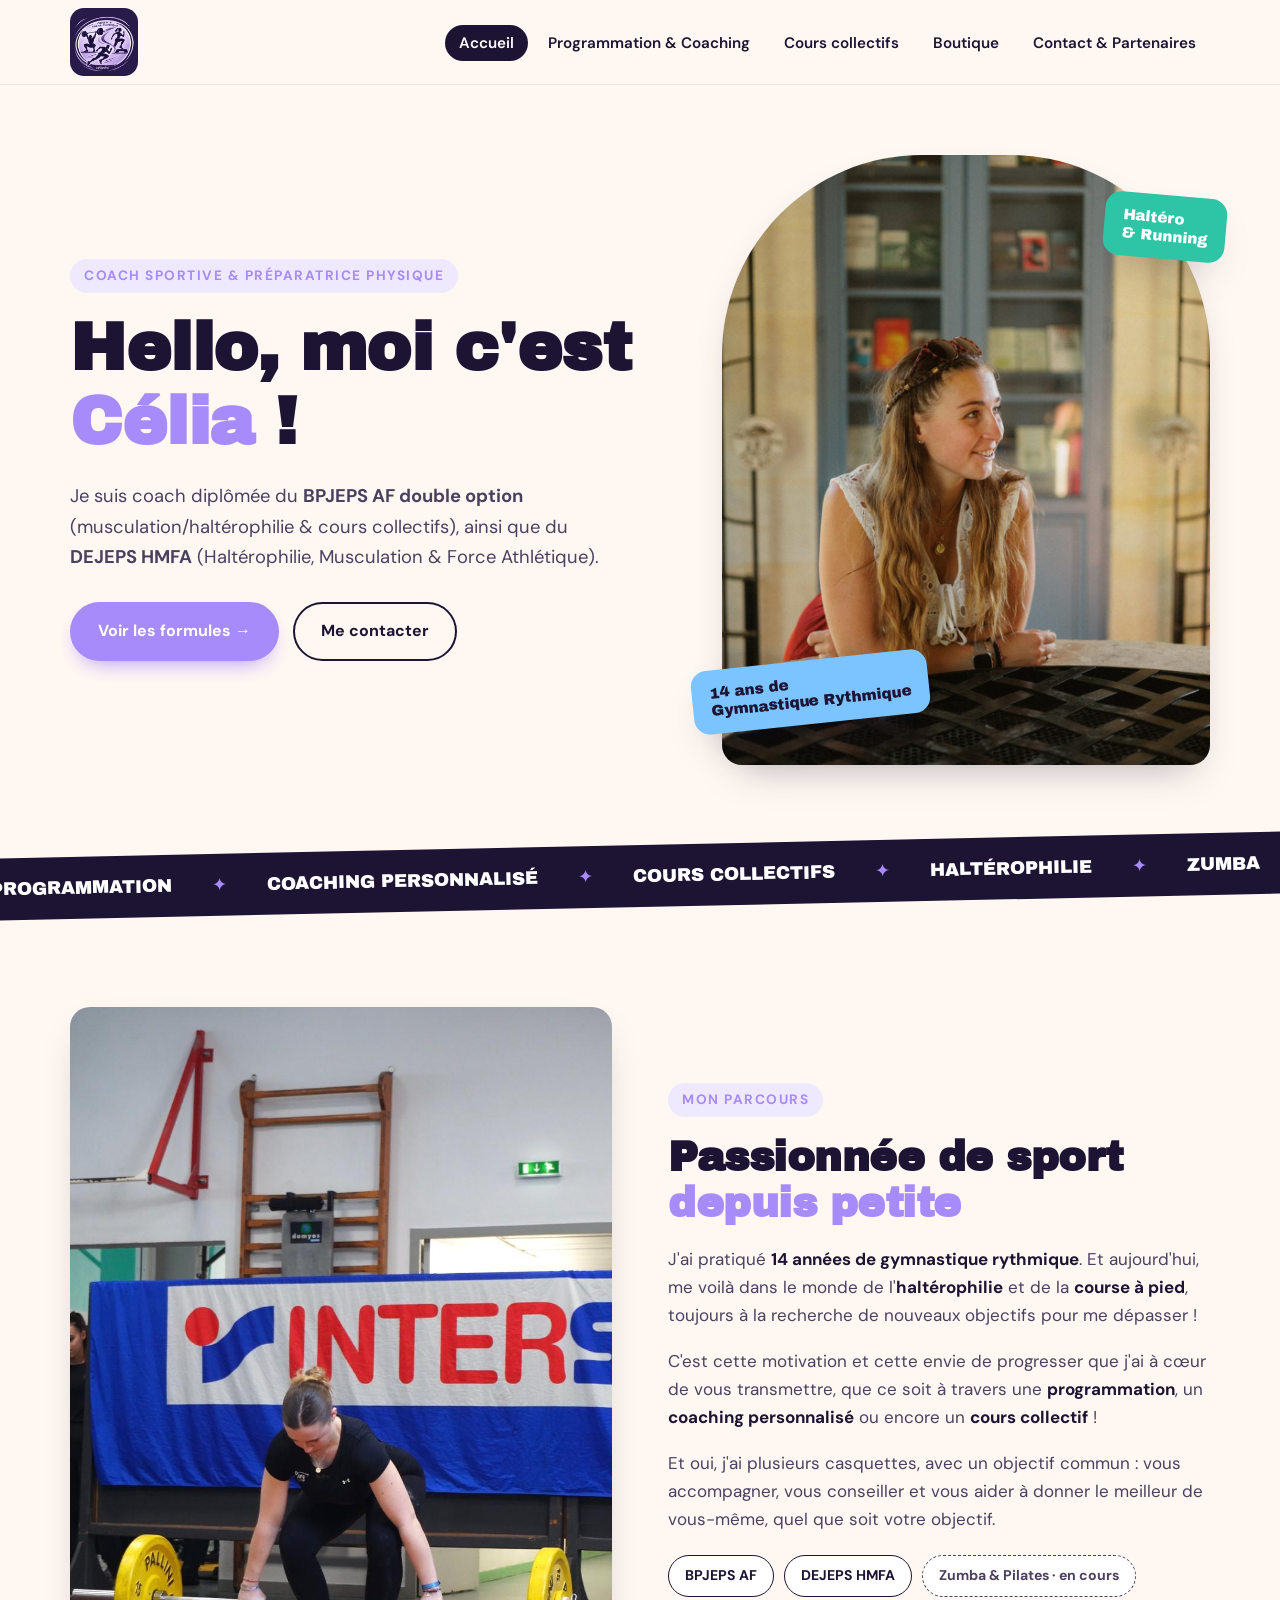
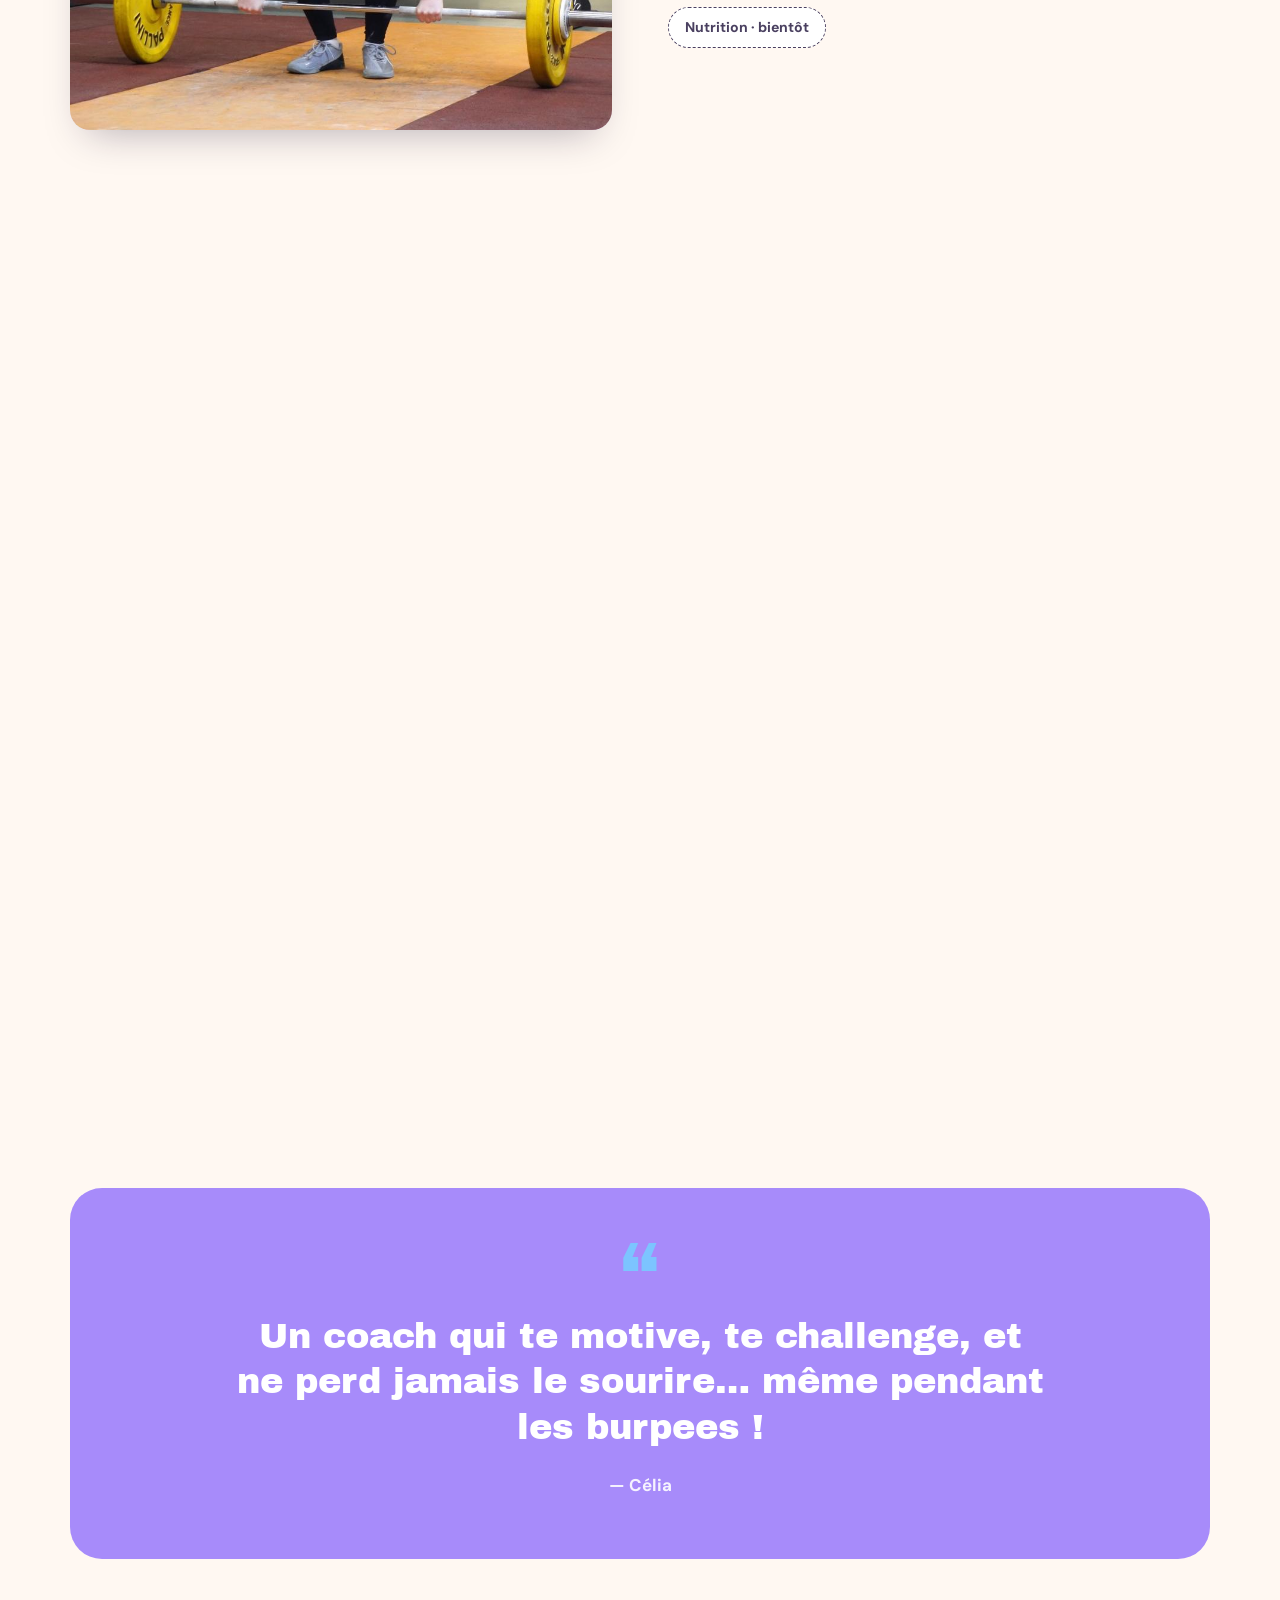
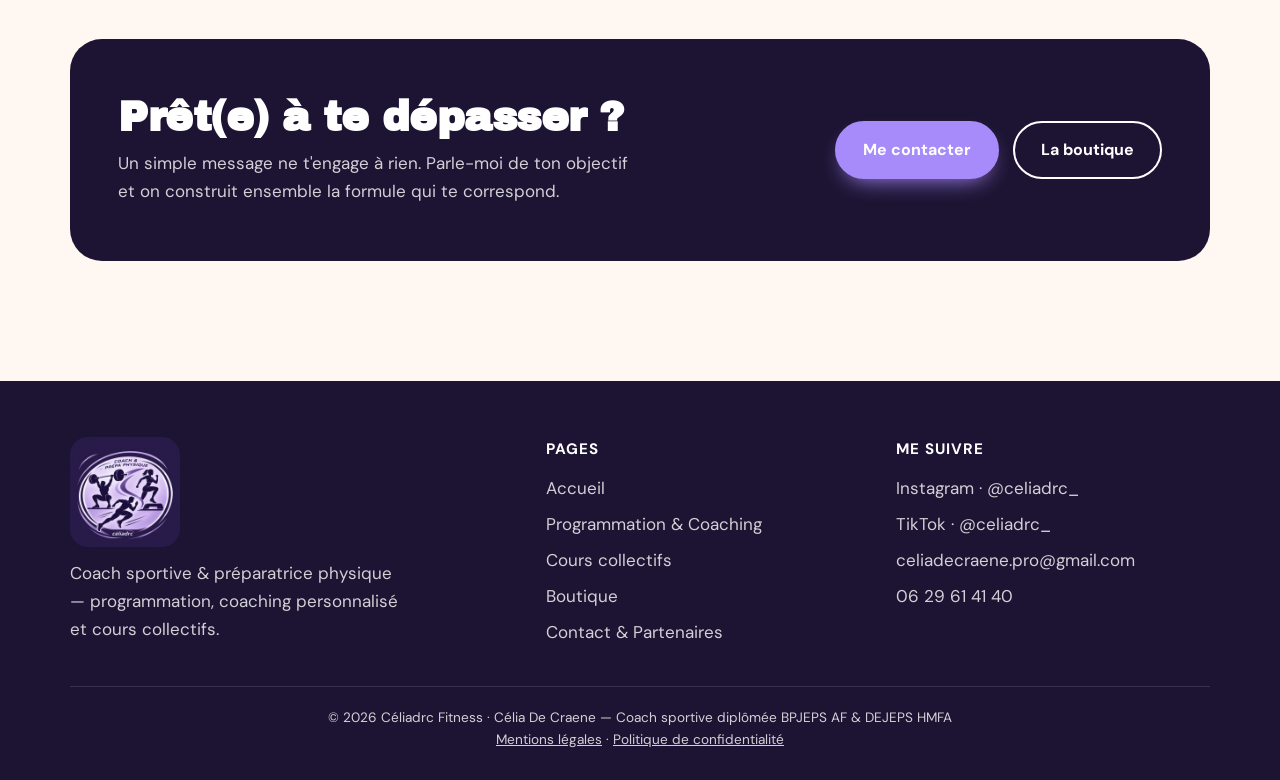
<file: index.html>
<!doctype html>
<html lang="fr">
<head>
  <meta charset="utf-8">
  <meta name="viewport" content="width=device-width, initial-scale=1">
  <title>Célia — Coach sportive</title>
  <meta name="description" content="Célia, coach sportive diplômée BPJEPS AF et DEJEPS HMFA : programmation, coaching personnalisé et cours collectifs.">
  <link rel="icon" href="images/logo.jpg" type="image/jpeg">
  <link rel="stylesheet" href="css/style.css">
</head>
<body>
  <header id="site-header"></header>

  <main>
    <section class="hero">
      <div class="container">
        <div>
          <span class="eyebrow">Coach sportive & préparatrice physique</span>
          <h1>Hello, moi c'est <span class="accent">Célia</span> !</h1>
          <p class="lead">Je suis coach diplômée du <strong>BPJEPS AF double option</strong> (musculation/haltérophilie & cours collectifs), ainsi que du <strong>DEJEPS HMFA</strong> (Haltérophilie, Musculation & Force Athlétique).</p>
          <div class="hero-actions">
            <a class="btn btn-primary" href="boutique.html">Voir les formules →</a>
            <a class="btn btn-ghost" href="contact.html">Me contacter</a>
          </div>
        </div>
        <div class="hero-visual">
          <figure class="photo" data-label="Photo de Célia">
            <img src="images/celia-portrait.jpg" alt="Célia, coach sportive">
          </figure>
          <div class="sticker s1">14 ans de<br>Gymnastique Rythmique</div>
          <div class="sticker s2">Haltéro<br>& Running</div>
        </div>
      </div>
    </section>

    <div class="marquee" aria-hidden="true">
      <div class="marquee-track">
        <span>Programmation</span><span>Coaching personnalisé</span><span>Cours collectifs</span><span>Haltérophilie</span><span>Zumba</span><span>Pilates</span><span>CrossTraining</span>
        <span>Programmation</span><span>Coaching personnalisé</span><span>Cours collectifs</span><span>Haltérophilie</span><span>Zumba</span><span>Pilates</span><span>CrossTraining</span>
      </div>
    </div>

    <section>
      <div class="container split">
        <div class="reveal">
          <figure class="photo tall" data-label="Photo de Célia à l'entraînement">
            <img src="images/celia-entrainement.jpg" alt="Célia à l'entraînement">
          </figure>
        </div>
        <div class="prose reveal">
          <span class="eyebrow">Mon parcours</span>
          <h2>Passionnée de sport <span class="accent">depuis petite</span></h2>
          <p>J'ai pratiqué <strong>14 années de gymnastique rythmique</strong>. Et aujourd'hui, me voilà dans le monde de l'<strong>haltérophilie</strong> et de la <strong>course à pied</strong>, toujours à la recherche de nouveaux objectifs pour me dépasser !</p>
          <p>C'est cette motivation et cette envie de progresser que j'ai à cœur de vous transmettre, que ce soit à travers une <strong>programmation</strong>, un <strong>coaching personnalisé</strong> ou encore un <strong>cours collectif</strong> !</p>
          <p>Et oui, j'ai plusieurs casquettes, avec un objectif commun : vous accompagner, vous conseiller et vous aider à donner le meilleur de vous-même, quel que soit votre objectif.</p>
          <div class="diplomas">
            <span class="chip">BPJEPS AF</span>
            <span class="chip">DEJEPS HMFA</span>
            <span class="chip soon">Zumba & Pilates · en cours</span>
            <span class="chip soon">Nutrition · bientôt</span>
          </div>
        </div>
      </div>
    </section>

    <section style="padding-top:0">
      <div class="container">
        <div class="section-head center reveal">
          <span class="eyebrow">Mes casquettes</span>
          <h2>Comment je peux t'accompagner</h2>
        </div>
        <div class="cards">
          <article class="card reveal">
            <div class="icon">📋</div>
            <h3>Programmation</h3>
            <p>Des programmes de 4 ou 6 semaines, à la maison, en salle ou en Pilates — personnalisés ou non.</p>
            <a class="more" href="programmation.html">En savoir plus →</a>
          </article>
          <article class="card reveal">
            <div class="icon" style="background:#e3f1ff">🏋️‍♀️</div>
            <h3>Coaching personnalisé</h3>
            <p>Des séances d'1h en individuel pour progresser vite, en toute sécurité, vers ton objectif.</p>
            <a class="more" href="programmation.html">En savoir plus →</a>
          </article>
          <article class="card reveal">
            <div class="icon" style="background:#dcf7ef">🎵</div>
            <h3>Cours collectifs</h3>
            <p>Zumba, STEP, Pilates, BodyPump, CrossTraining… dans ta salle, ta structure ou chez toi.</p>
            <a class="more" href="cours-collectifs.html">En savoir plus →</a>
          </article>
        </div>
      </div>
    </section>

    <section style="padding-top:0">
      <div class="container photo-grid">
        <figure class="photo reveal" data-label="Photo de moi">
          <img src="images/accueil-1.jpg" alt="Célia">
        </figure>
        <figure class="photo reveal" data-label="Photo cours collectif">
          <img src="images/accueil-cours-collectif.jpg" alt="Cours collectif animé par Célia">
        </figure>
        <figure class="photo reveal" data-label="Photo gymnastique rythmique">
          <img src="images/accueil-gym.jpg" alt="Célia en compétition de gymnastique rythmique">
        </figure>
      </div>
    </section>

    <section>
      <div class="container">
        <div class="quote reveal">
          <blockquote>Un coach qui te motive, te challenge, et ne perd jamais le sourire… même pendant les burpees !</blockquote>
          <cite>— Célia</cite>
        </div>
      </div>
    </section>

    <section style="padding-top:0">
      <div class="container">
        <div class="cta reveal">
          <div>
            <h2>Prêt(e) à te dépasser ?</h2>
            <p>Un simple message ne t'engage à rien. Parle-moi de ton objectif et on construit ensemble la formule qui te correspond.</p>
          </div>
          <div class="hero-actions" style="margin:0">
            <a class="btn btn-primary" href="contact.html">Me contacter</a>
            <a class="btn btn-ghost" href="boutique.html">La boutique</a>
          </div>
        </div>
      </div>
    </section>
  </main>

  <footer id="site-footer"></footer>
  <script src="js/main.js?v=3"></script>
</body>
</html>
</file>
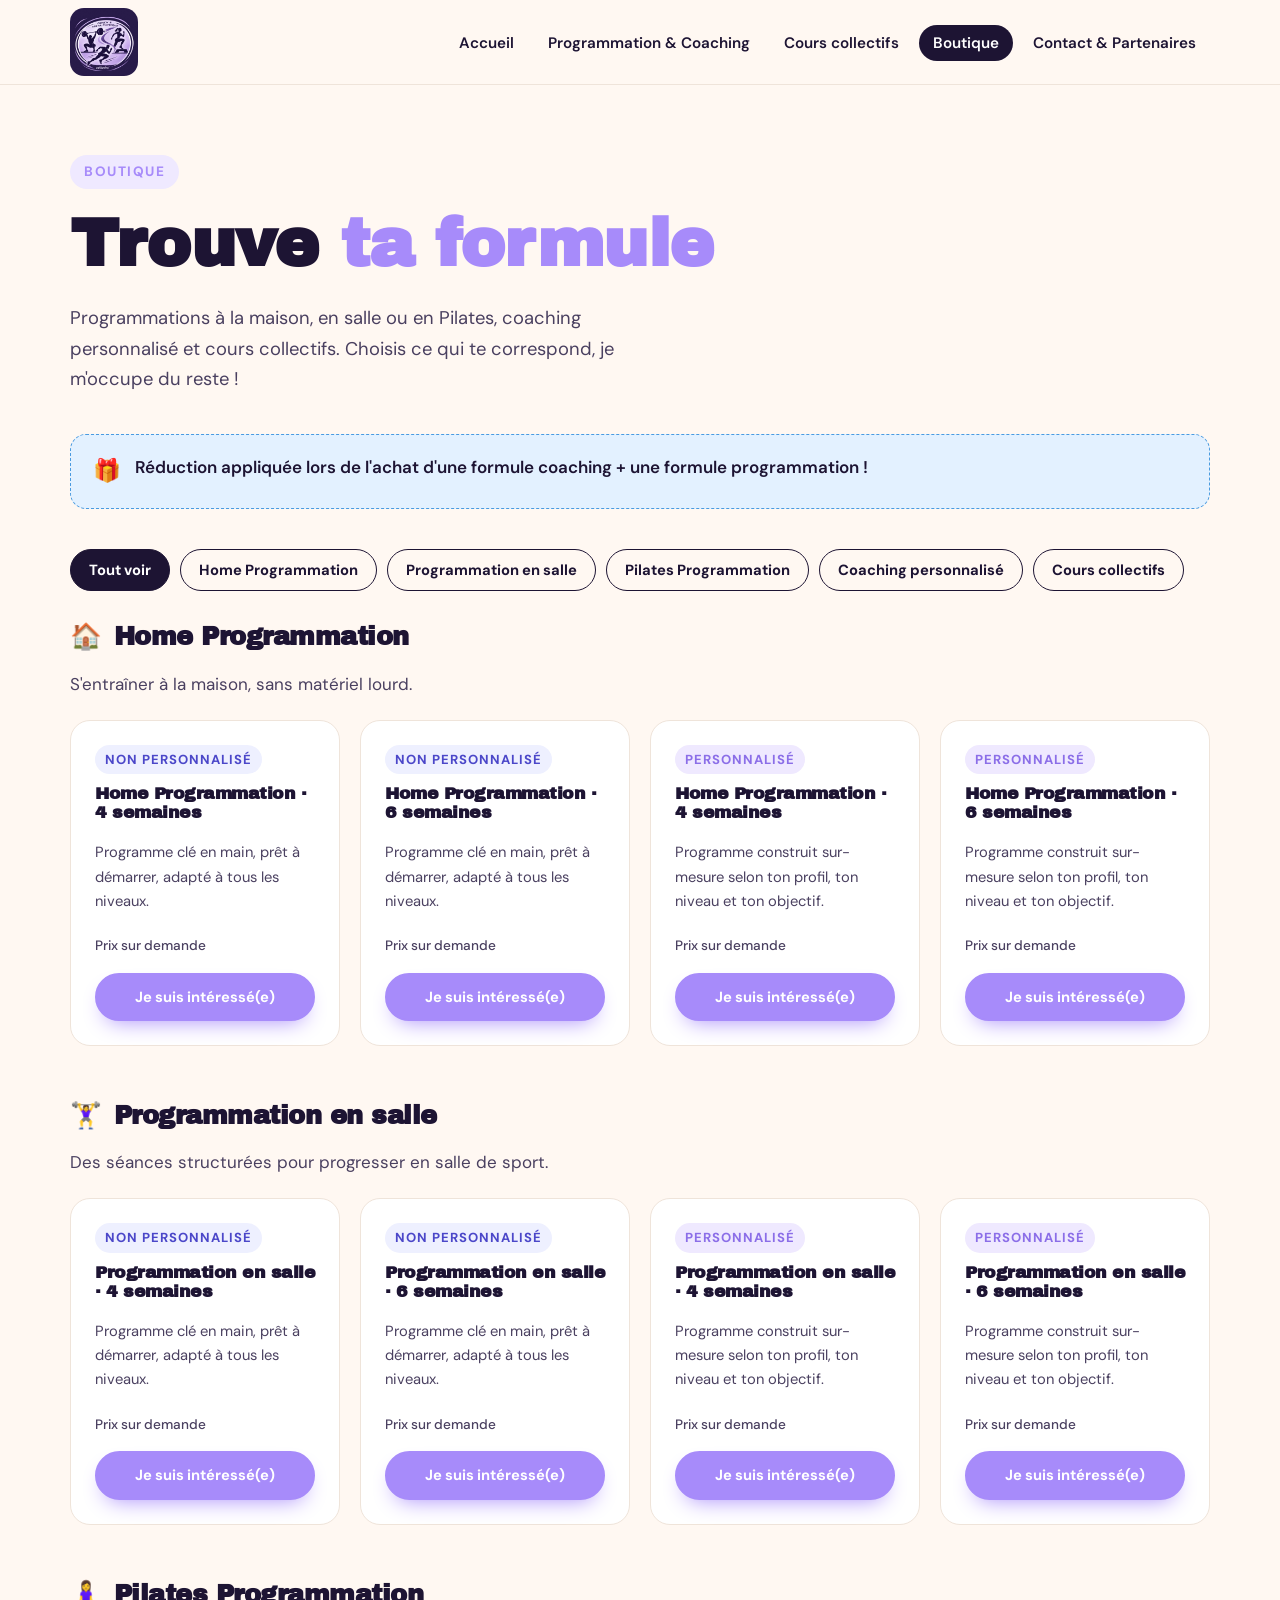
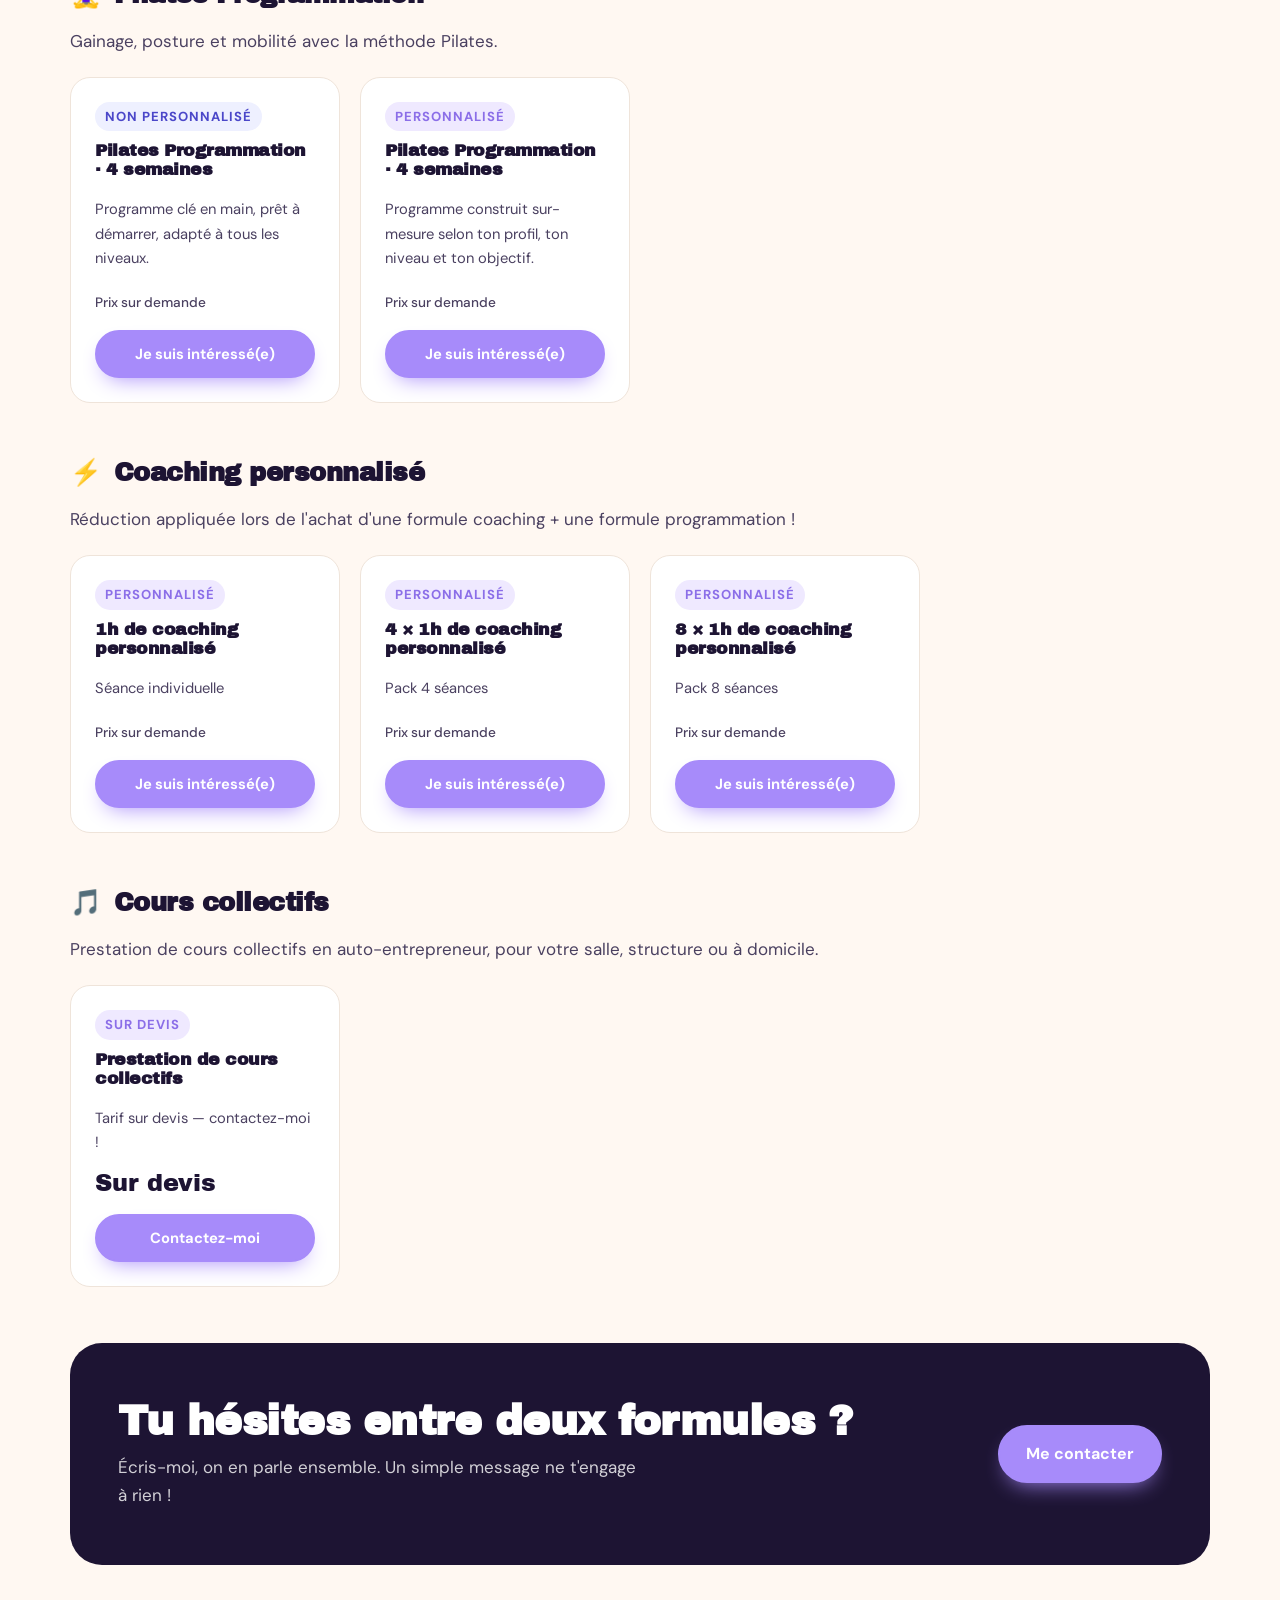
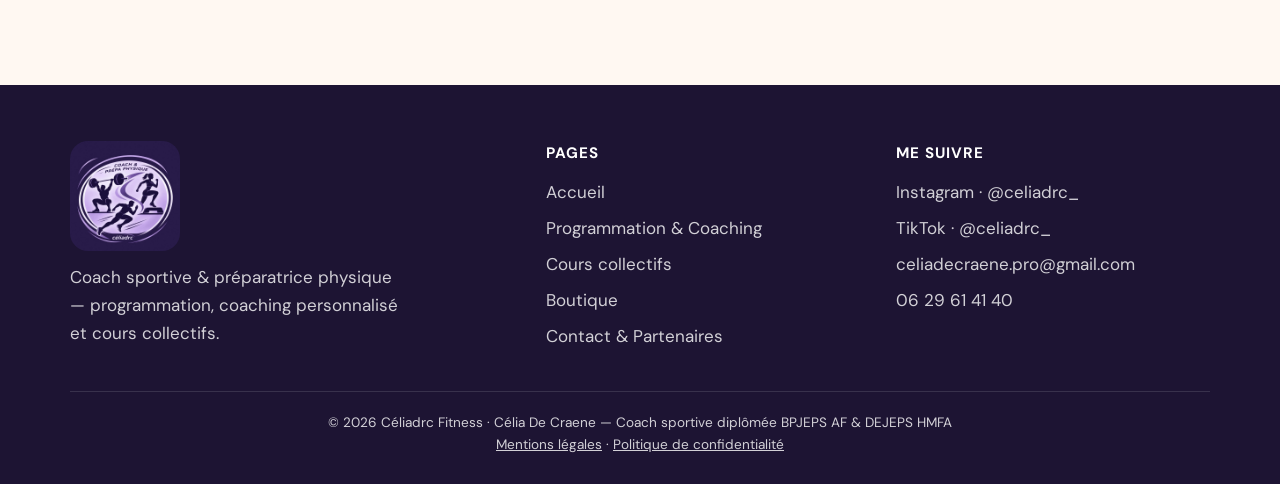
<file: boutique.html>
<!doctype html>
<html lang="fr">
<head>
  <meta charset="utf-8">
  <meta name="viewport" content="width=device-width, initial-scale=1">
  <title>Boutique — Célia</title>
  <meta name="description" content="Programmations à la maison, en salle, Pilates, coaching personnalisé et cours collectifs.">
  <link rel="icon" href="images/logo.jpg" type="image/jpeg">
  <link rel="stylesheet" href="css/style.css">
</head>
<body>
  <header id="site-header"></header>

  <main>
    <section class="hero" style="padding-bottom:20px">
      <div class="container" style="display:block">
        <span class="eyebrow">Boutique</span>
        <h1>Trouve <span class="accent">ta formule</span></h1>
        <p class="lead">Programmations à la maison, en salle ou en Pilates, coaching personnalisé et cours collectifs. Choisis ce qui te correspond, je m'occupe du reste !</p>
      </div>
    </section>

    <section style="padding-top:20px">
      <div class="container">
        <div class="notice">
          <span style="font-size:1.4rem">🎁</span>
          <span>Réduction appliquée lors de l'achat d'une formule coaching + une formule programmation !</span>
        </div>
        <div class="filters" id="filters"></div>
        <div id="boutique"></div>

        <div class="cta">
          <div>
            <h2>Tu hésites entre deux formules ?</h2>
            <p>Écris-moi, on en parle ensemble. Un simple message ne t'engage à rien !</p>
          </div>
          <a class="btn btn-primary" href="contact.html">Me contacter</a>
        </div>
      </div>
    </section>
  </main>

  <footer id="site-footer"></footer>
  <script src="js/main.js?v=3"></script>
  <script src="js/boutique.js"></script>
</body>
</html>
</file>
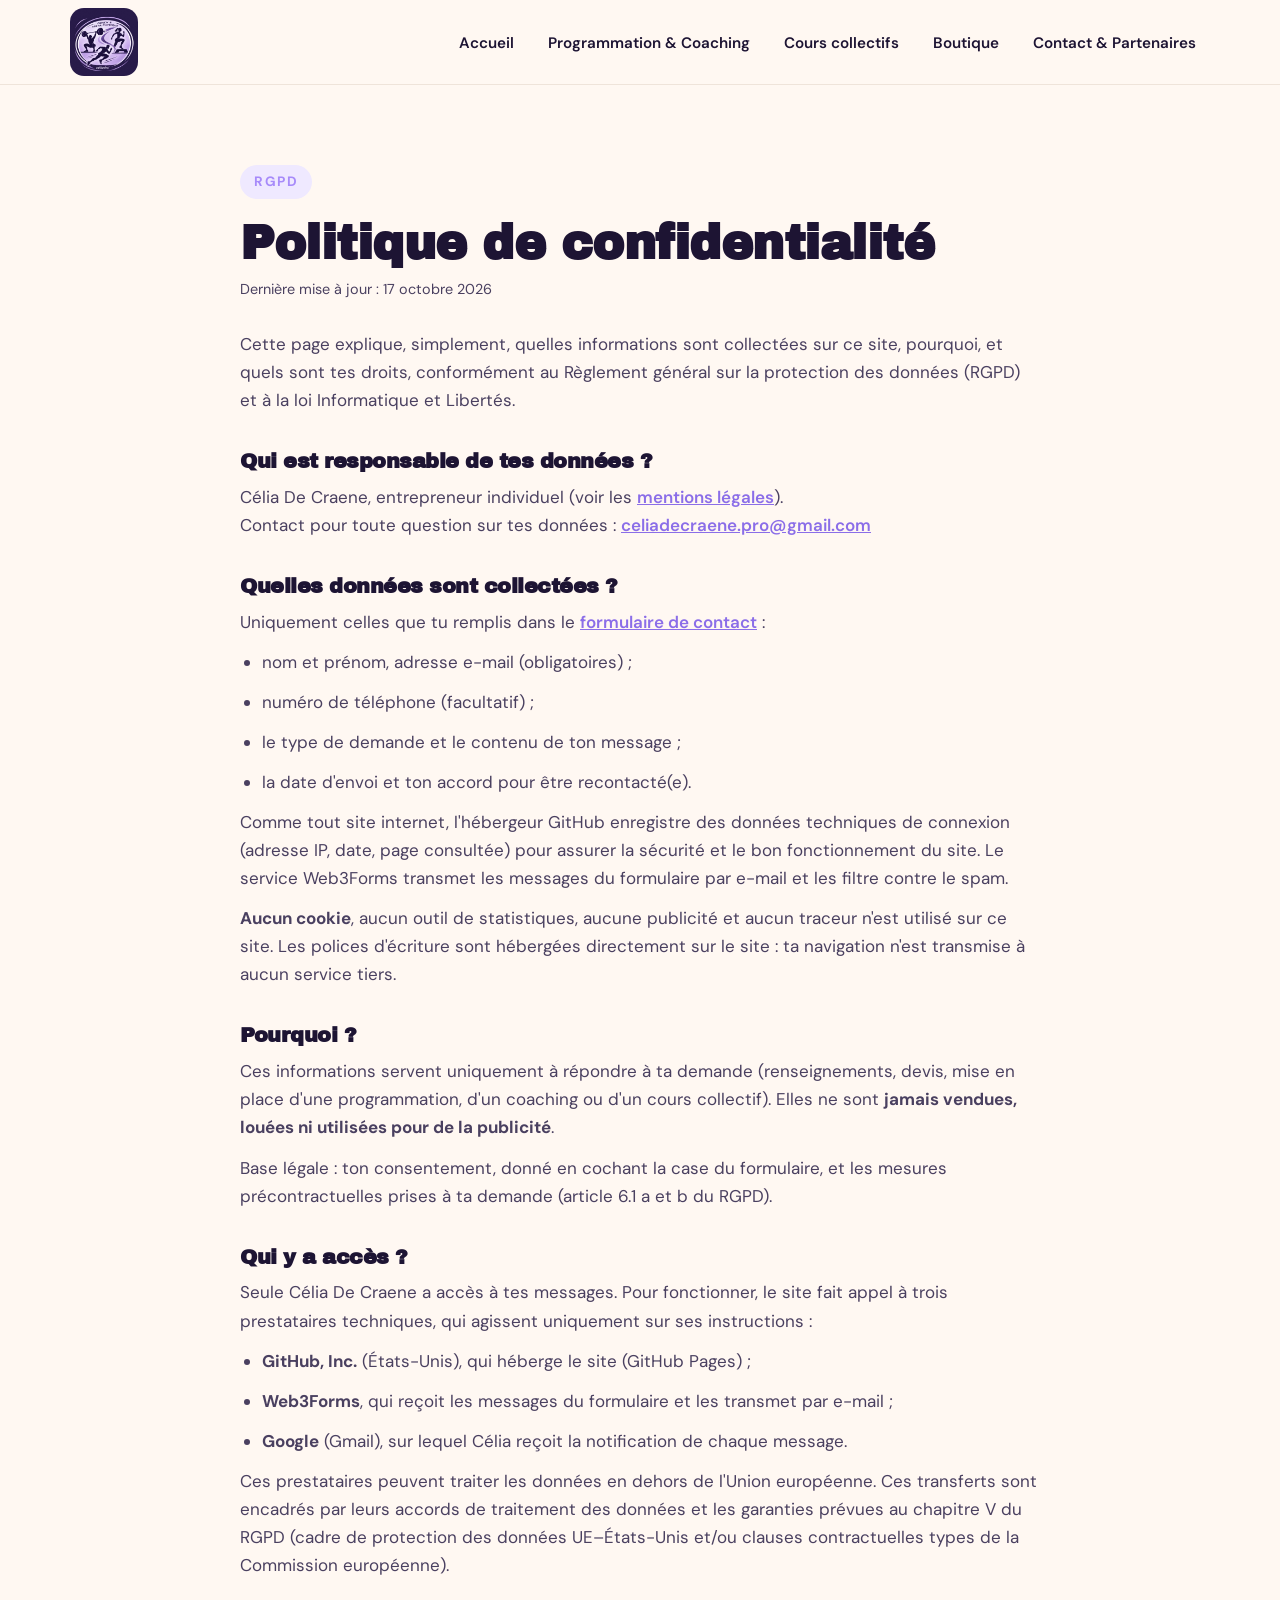
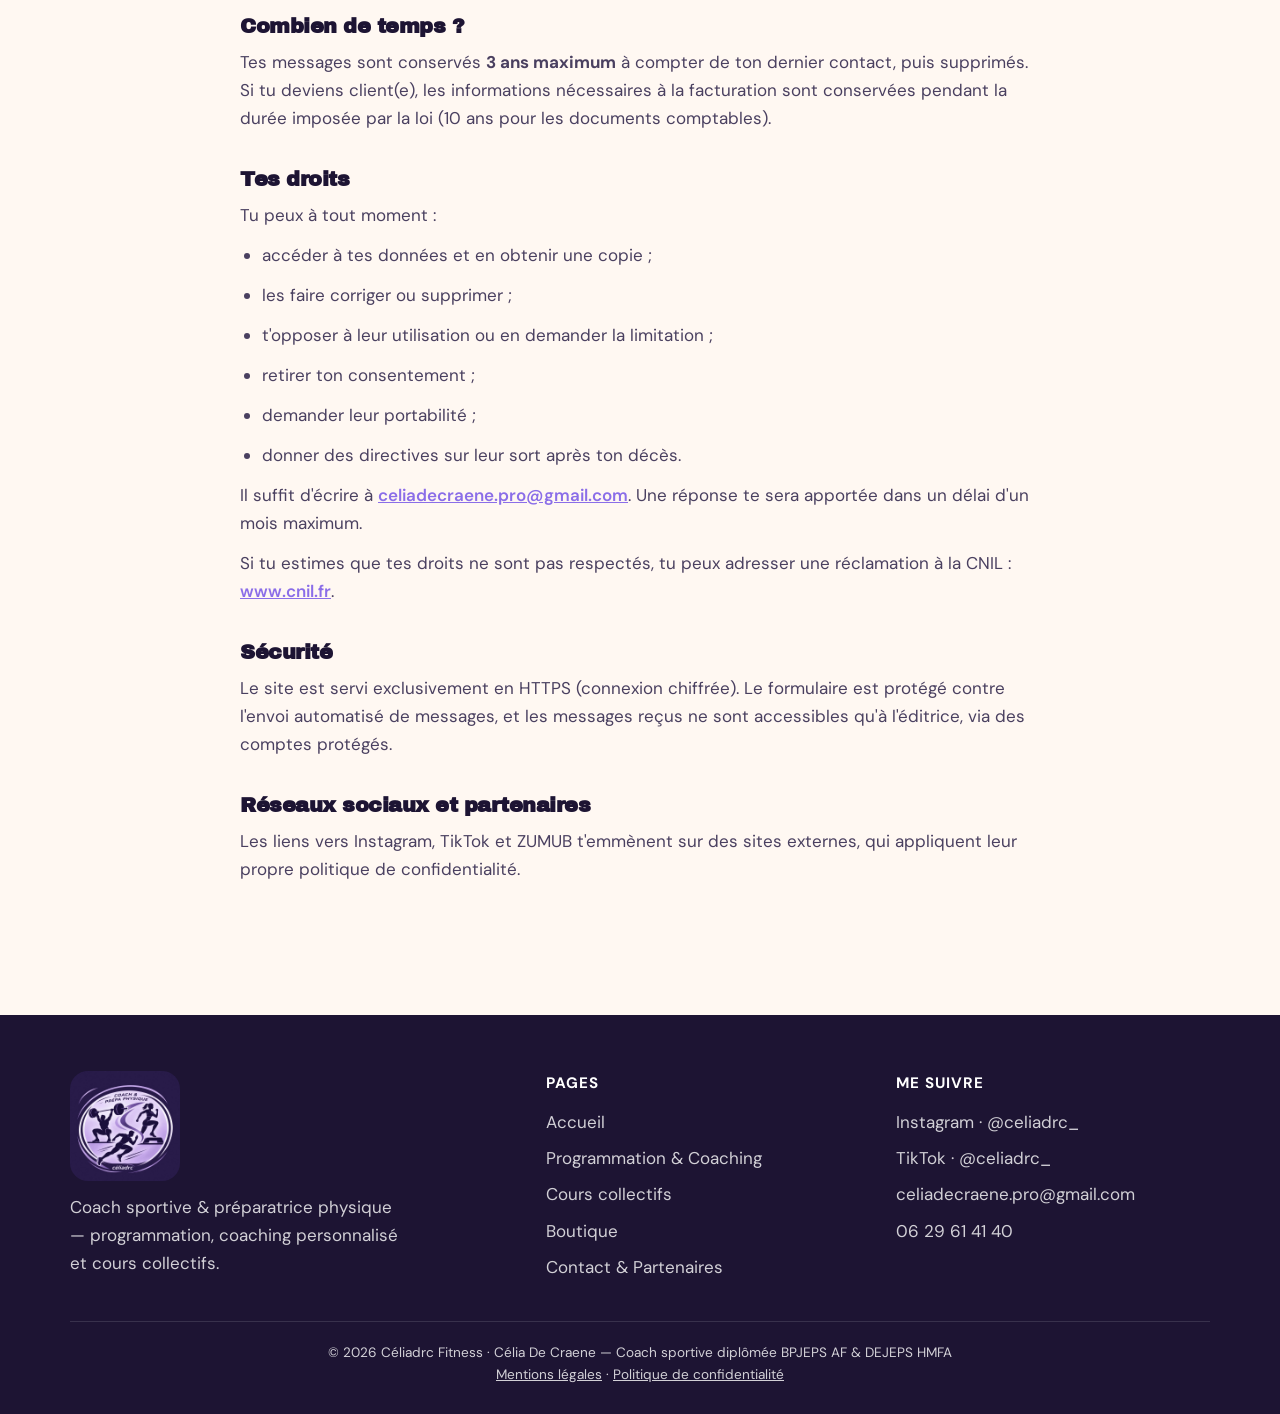
<file: confidentialite.html>
<!doctype html>
<html lang="fr">
<head>
  <meta charset="utf-8">
  <meta name="viewport" content="width=device-width, initial-scale=1">
  <title>Politique de confidentialité — Céliadrc Fitness</title>
  <meta name="description" content="Comment Céliadrc Fitness utilise et protège vos données personnelles.">
  <link rel="icon" href="images/logo.jpg" type="image/jpeg">
  <link rel="stylesheet" href="css/style.css">
</head>
<body>
  <header id="site-header"></header>

  <main>
    <section>
      <div class="container legal">
        <span class="eyebrow">RGPD</span>
        <h1>Politique de confidentialité</h1>
        <p class="updated">Dernière mise à jour : 17 octobre 2026</p>

        <p>Cette page explique, simplement, quelles informations sont collectées sur ce site, pourquoi, et quels sont tes droits, conformément au Règlement général sur la protection des données (RGPD) et à la loi Informatique et Libertés.</p>

        <h2>Qui est responsable de tes données ?</h2>
        <p>Célia De Craene, entrepreneur individuel (voir les <a href="mentions-legales.html">mentions légales</a>).<br>
          Contact pour toute question sur tes données : <a data-contact="email"><span class="val"></span></a></p>

        <h2>Quelles données sont collectées ?</h2>
        <p>Uniquement celles que tu remplis dans le <a href="contact.html">formulaire de contact</a> :</p>
        <ul>
          <li>nom et prénom, adresse e-mail (obligatoires) ;</li>
          <li>numéro de téléphone (facultatif) ;</li>
          <li>le type de demande et le contenu de ton message ;</li>
          <li>la date d'envoi et ton accord pour être recontacté(e).</li>
        </ul>
        <p>Comme tout site internet, l'hébergeur GitHub enregistre des données techniques de connexion (adresse IP, date, page consultée) pour assurer la sécurité et le bon fonctionnement du site. Le service Web3Forms transmet les messages du formulaire par e-mail et les filtre contre le spam.</p>
        <p><strong>Aucun cookie</strong>, aucun outil de statistiques, aucune publicité et aucun traceur n'est utilisé sur ce site. Les polices d'écriture sont hébergées directement sur le site : ta navigation n'est transmise à aucun service tiers.</p>

        <h2>Pourquoi ?</h2>
        <p>Ces informations servent uniquement à répondre à ta demande (renseignements, devis, mise en place d'une programmation, d'un coaching ou d'un cours collectif). Elles ne sont <strong>jamais vendues, louées ni utilisées pour de la publicité</strong>.</p>
        <p>Base légale : ton consentement, donné en cochant la case du formulaire, et les mesures précontractuelles prises à ta demande (article 6.1 a et b du RGPD).</p>

        <h2>Qui y a accès ?</h2>
        <p>Seule Célia De Craene a accès à tes messages. Pour fonctionner, le site fait appel à trois prestataires techniques, qui agissent uniquement sur ses instructions :</p>
        <ul>
          <li><strong>GitHub, Inc.</strong> (États-Unis), qui héberge le site (GitHub Pages) ;</li>
          <li><strong>Web3Forms</strong>, qui reçoit les messages du formulaire et les transmet par e-mail ;</li>
          <li><strong>Google</strong> (Gmail), sur lequel Célia reçoit la notification de chaque message.</li>
        </ul>
        <p>Ces prestataires peuvent traiter les données en dehors de l'Union européenne. Ces transferts sont encadrés par leurs accords de traitement des données et les garanties prévues au chapitre V du RGPD (cadre de protection des données UE–États-Unis et/ou clauses contractuelles types de la Commission européenne).</p>

        <h2>Combien de temps ?</h2>
        <p>Tes messages sont conservés <strong>3 ans maximum</strong> à compter de ton dernier contact, puis supprimés. Si tu deviens client(e), les informations nécessaires à la facturation sont conservées pendant la durée imposée par la loi (10 ans pour les documents comptables).</p>

        <h2>Tes droits</h2>
        <p>Tu peux à tout moment :</p>
        <ul>
          <li>accéder à tes données et en obtenir une copie ;</li>
          <li>les faire corriger ou supprimer ;</li>
          <li>t'opposer à leur utilisation ou en demander la limitation ;</li>
          <li>retirer ton consentement ;</li>
          <li>demander leur portabilité ;</li>
          <li>donner des directives sur leur sort après ton décès.</li>
        </ul>
        <p>Il suffit d'écrire à <a data-contact="email"><span class="val"></span></a>. Une réponse te sera apportée dans un délai d'un mois maximum.</p>
        <p>Si tu estimes que tes droits ne sont pas respectés, tu peux adresser une réclamation à la CNIL : <a href="https://www.cnil.fr/fr/plaintes" target="_blank" rel="noopener">www.cnil.fr</a>.</p>

        <h2>Sécurité</h2>
        <p>Le site est servi exclusivement en HTTPS (connexion chiffrée). Le formulaire est protégé contre l'envoi automatisé de messages, et les messages reçus ne sont accessibles qu'à l'éditrice, via des comptes protégés.</p>

        <h2>Réseaux sociaux et partenaires</h2>
        <p>Les liens vers Instagram, TikTok et ZUMUB t'emmènent sur des sites externes, qui appliquent leur propre politique de confidentialité.</p>
      </div>
    </section>
  </main>

  <footer id="site-footer"></footer>
  <script src="js/main.js?v=3"></script>
</body>
</html>
</file>
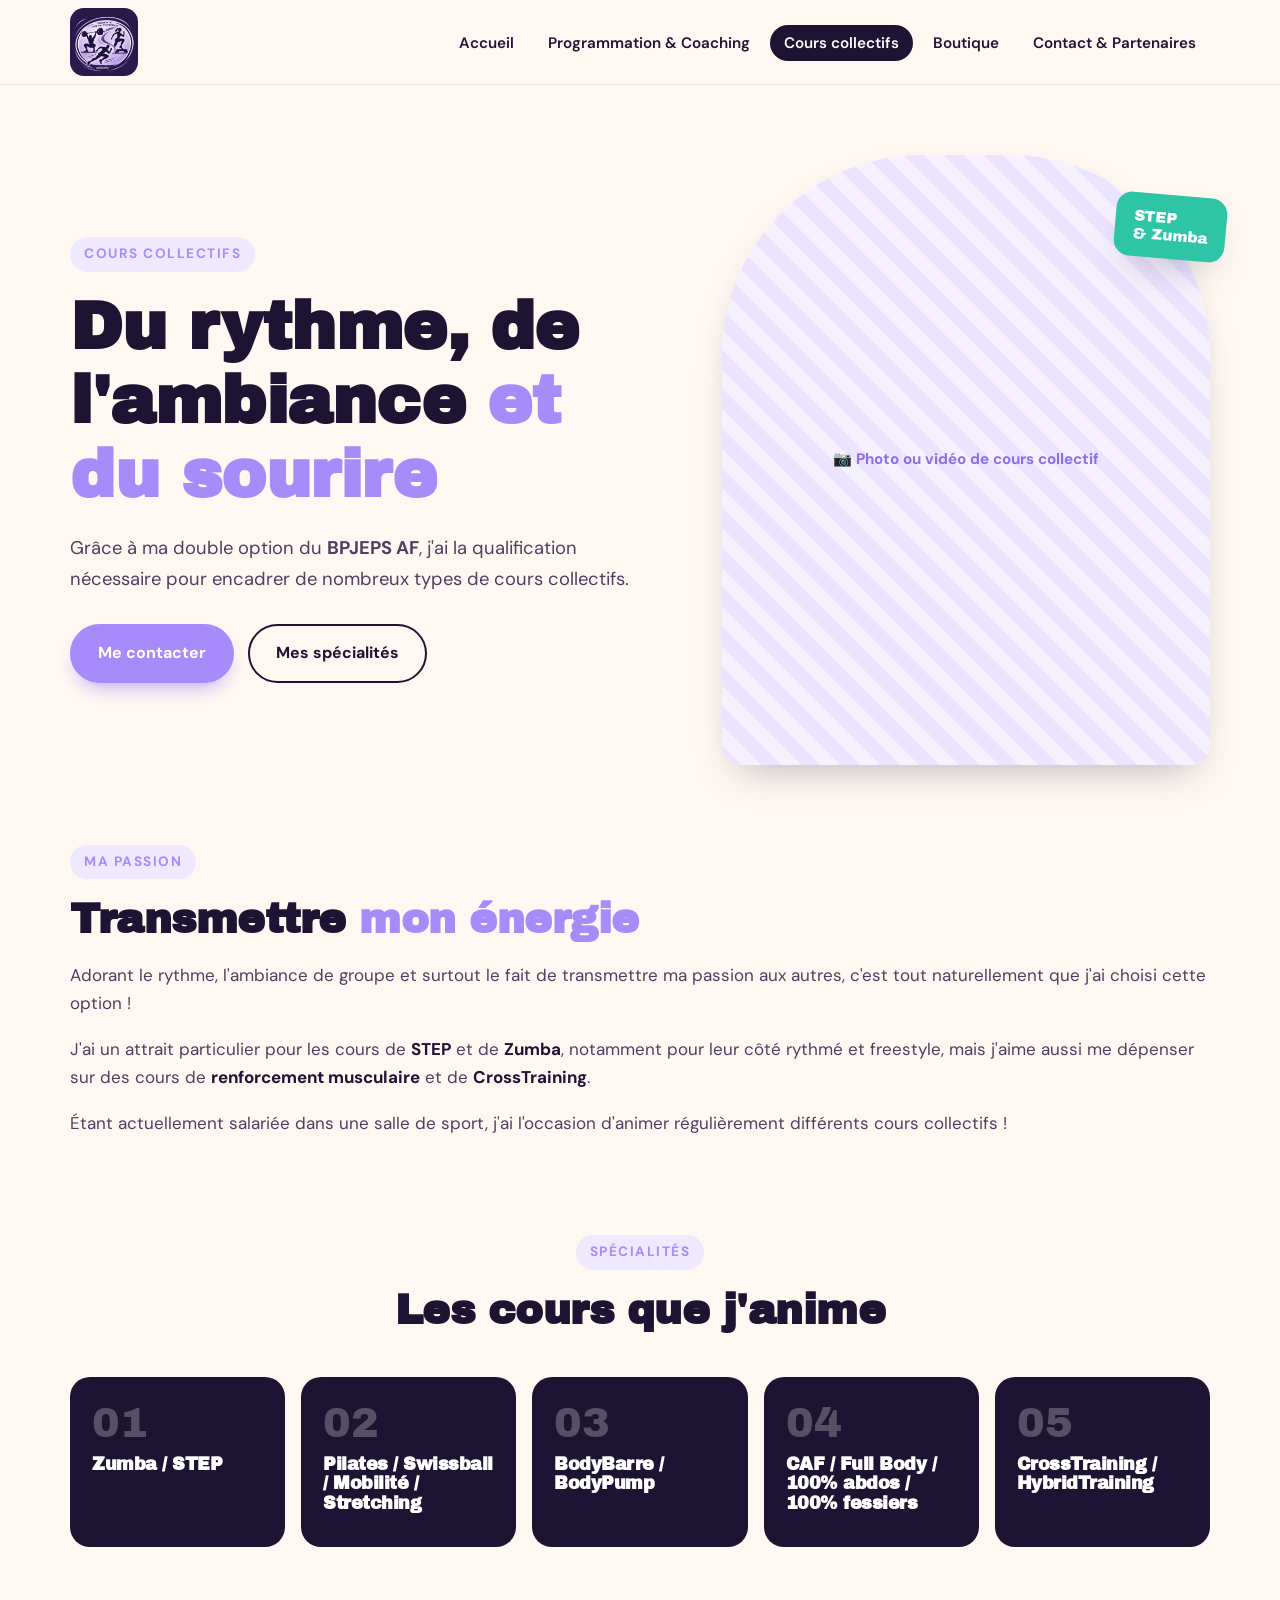
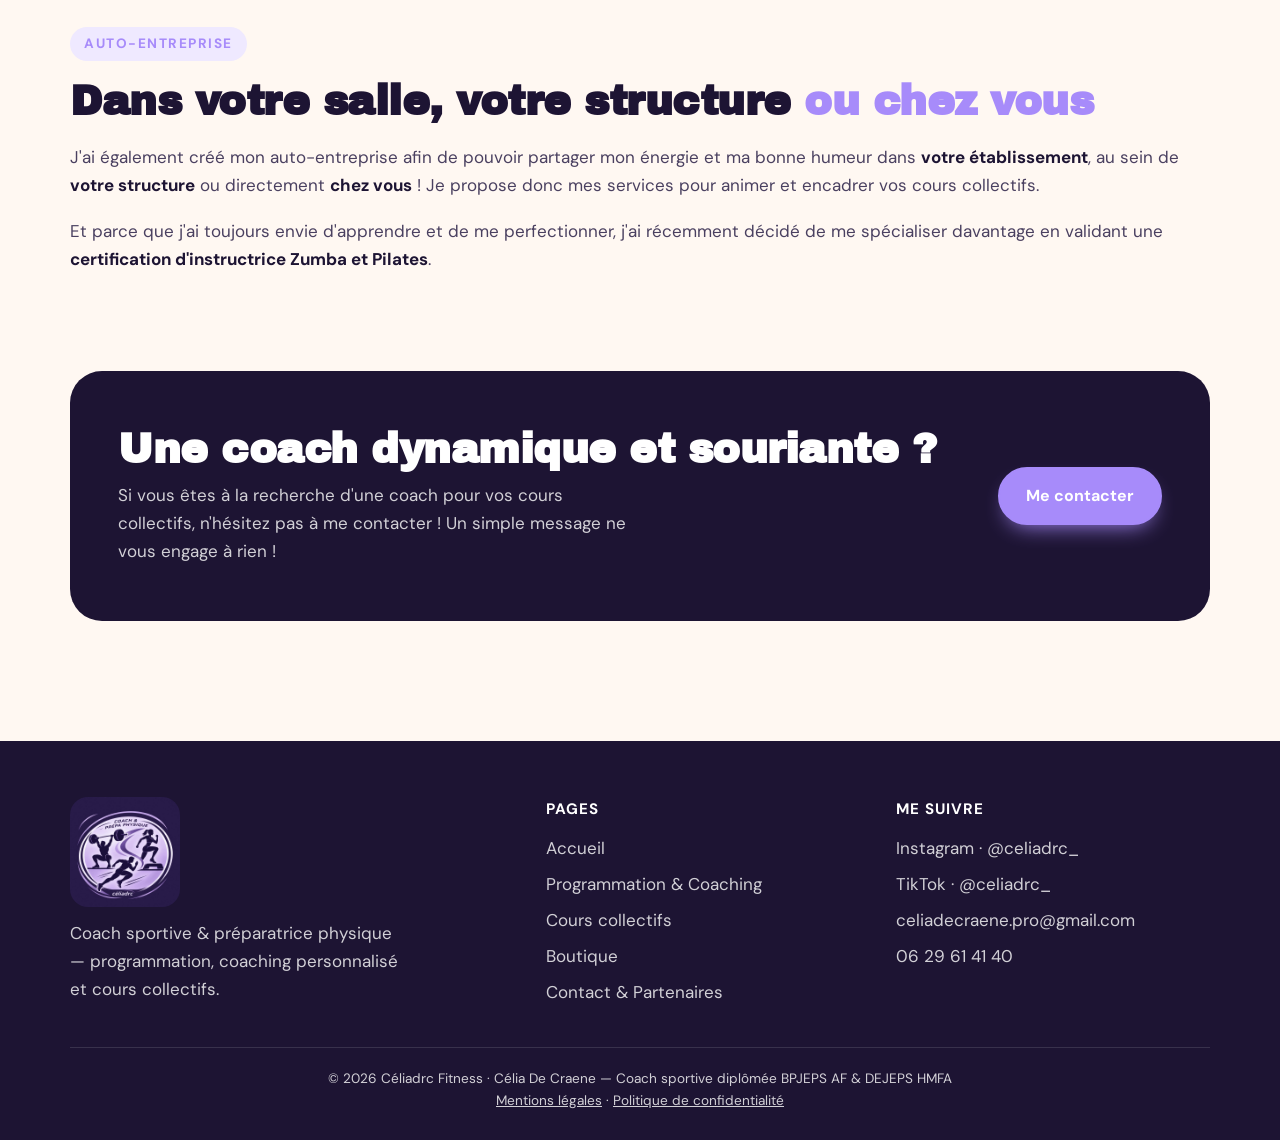
<file: cours-collectifs.html>
<!doctype html>
<html lang="fr">
<head>
  <meta charset="utf-8">
  <meta name="viewport" content="width=device-width, initial-scale=1">
  <title>Cours collectifs — Célia</title>
  <meta name="description" content="Zumba, STEP, Pilates, BodyPump, CrossTraining : Célia anime vos cours collectifs en salle, en structure ou à domicile.">
  <link rel="icon" href="images/logo.jpg" type="image/jpeg">
  <link rel="stylesheet" href="css/style.css">
</head>
<body>
  <header id="site-header"></header>

  <main>
    <section class="hero">
      <div class="container">
        <div>
          <span class="eyebrow">Cours collectifs</span>
          <h1>Du rythme, de l'ambiance <span class="accent">et du sourire</span></h1>
          <p class="lead">Grâce à ma double option du <strong>BPJEPS AF</strong>, j'ai la qualification nécessaire pour encadrer de nombreux types de cours collectifs.</p>
          <div class="hero-actions">
            <a class="btn btn-primary" href="contact.html">Me contacter</a>
            <a class="btn btn-ghost" href="#specialites">Mes spécialités</a>
          </div>
        </div>
        <div class="hero-visual">
          <figure class="photo" data-label="Photo ou vidéo de cours collectif">
            <video src="images/celia-pratique.mp4" autoplay muted loop playsinline></video>
          </figure>
          <div class="sticker s2">STEP<br>& Zumba </div>
        </div>
      </div>
    </section>

    <section style="padding-top:20px">
      <div class="container">
        <div class="prose reveal">
          <span class="eyebrow">Ma passion</span>
          <h2>Transmettre <span class="accent">mon énergie</span></h2>
          <p>Adorant le rythme, l'ambiance de groupe et surtout le fait de transmettre ma passion aux autres, c'est tout naturellement que j'ai choisi cette option !</p>
          <p>J'ai un attrait particulier pour les cours de <strong>STEP</strong> et de <strong>Zumba</strong>, notamment pour leur côté rythmé et freestyle, mais j'aime aussi me dépenser sur des cours de <strong>renforcement musculaire</strong> et de <strong>CrossTraining</strong>.</p>
          <p>Étant actuellement salariée dans une salle de sport, j'ai l'occasion d'animer régulièrement différents cours collectifs !</p>
        </div>
      </div>
    </section>

    <section id="specialites" style="padding-top:0">
      <div class="container">
        <div class="section-head center reveal">
          <span class="eyebrow">Spécialités</span>
          <h2>Les cours que j'anime</h2>
        </div>
        <div class="specialties">
          <div class="specialty reveal"><div class="num">01</div><h3>Zumba / STEP</h3></div>
          <div class="specialty reveal"><div class="num">02</div><h3>Pilates / Swissball / Mobilité / Stretching</h3></div>
          <div class="specialty reveal"><div class="num">03</div><h3>BodyBarre / BodyPump</h3></div>
          <div class="specialty reveal"><div class="num">04</div><h3>CAF / Full Body / 100% abdos / 100% fessiers</h3></div>
          <div class="specialty reveal"><div class="num">05</div><h3>CrossTraining / HybridTraining</h3></div>
        </div>
      </div>
    </section>

    <section style="padding-top:0">
      <div class="container">
        <div class="prose reveal">
          <span class="eyebrow">Auto-entreprise</span>
          <h2>Dans votre salle, votre structure <span class="accent">ou chez vous</span></h2>
          <p>J'ai également créé mon auto-entreprise afin de pouvoir partager mon énergie et ma bonne humeur dans <strong>votre établissement</strong>, au sein de <strong>votre structure</strong> ou directement <strong>chez vous</strong> ! Je propose donc mes services pour animer et encadrer vos cours collectifs.</p>
          <p>Et parce que j'ai toujours envie d'apprendre et de me perfectionner, j'ai récemment décidé de me spécialiser davantage en validant une <strong>certification d'instructrice Zumba et Pilates</strong>.</p>
        </div>
      </div>
    </section>

    <section style="padding-top:0">
      <div class="container">
        <div class="cta reveal">
          <div>
            <h2>Une coach dynamique et souriante ?</h2>
            <p>Si vous êtes à la recherche d'une coach pour vos cours collectifs, n'hésitez pas à me contacter ! Un simple message ne vous engage à rien !</p>
          </div>
          <a class="btn btn-primary" href="contact.html">Me contacter</a>
        </div>
      </div>
    </section>
  </main>

  <footer id="site-footer"></footer>
  <script src="js/main.js?v=3"></script>
</body>
</html>
</file>
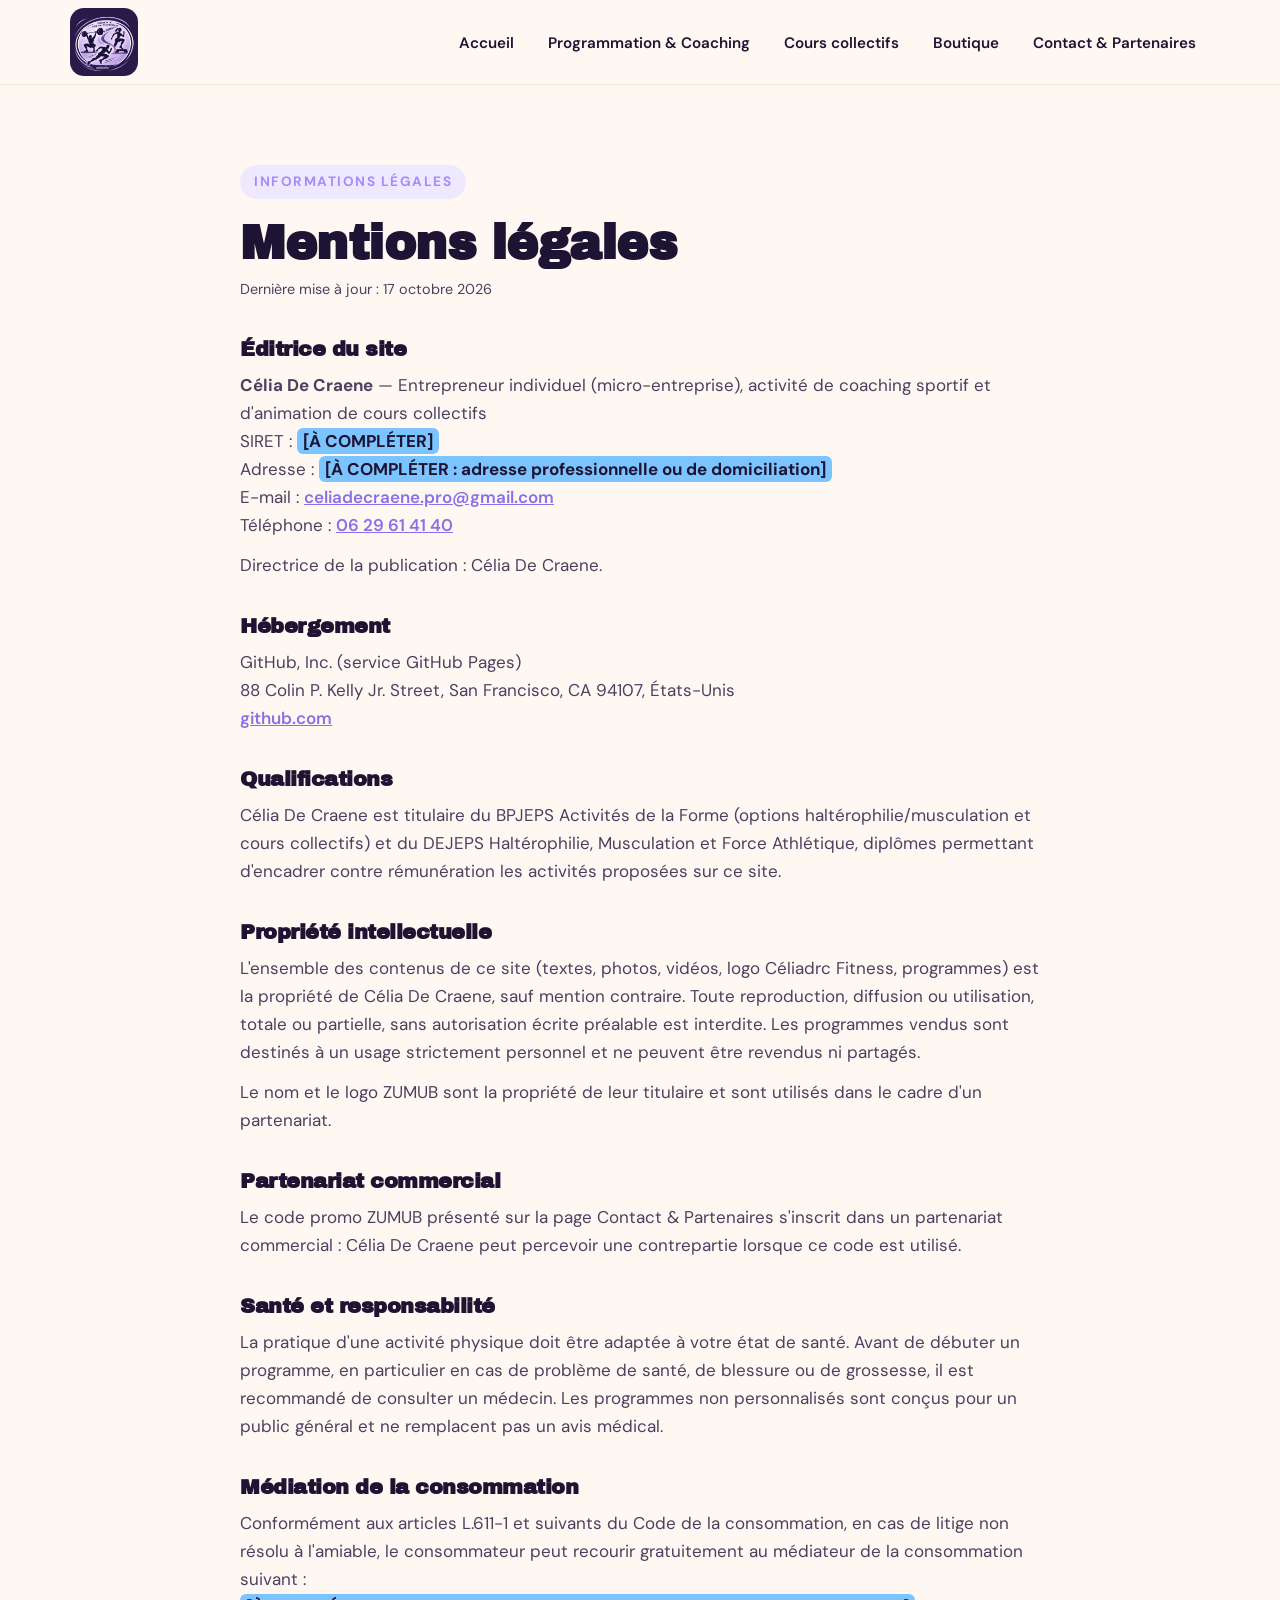
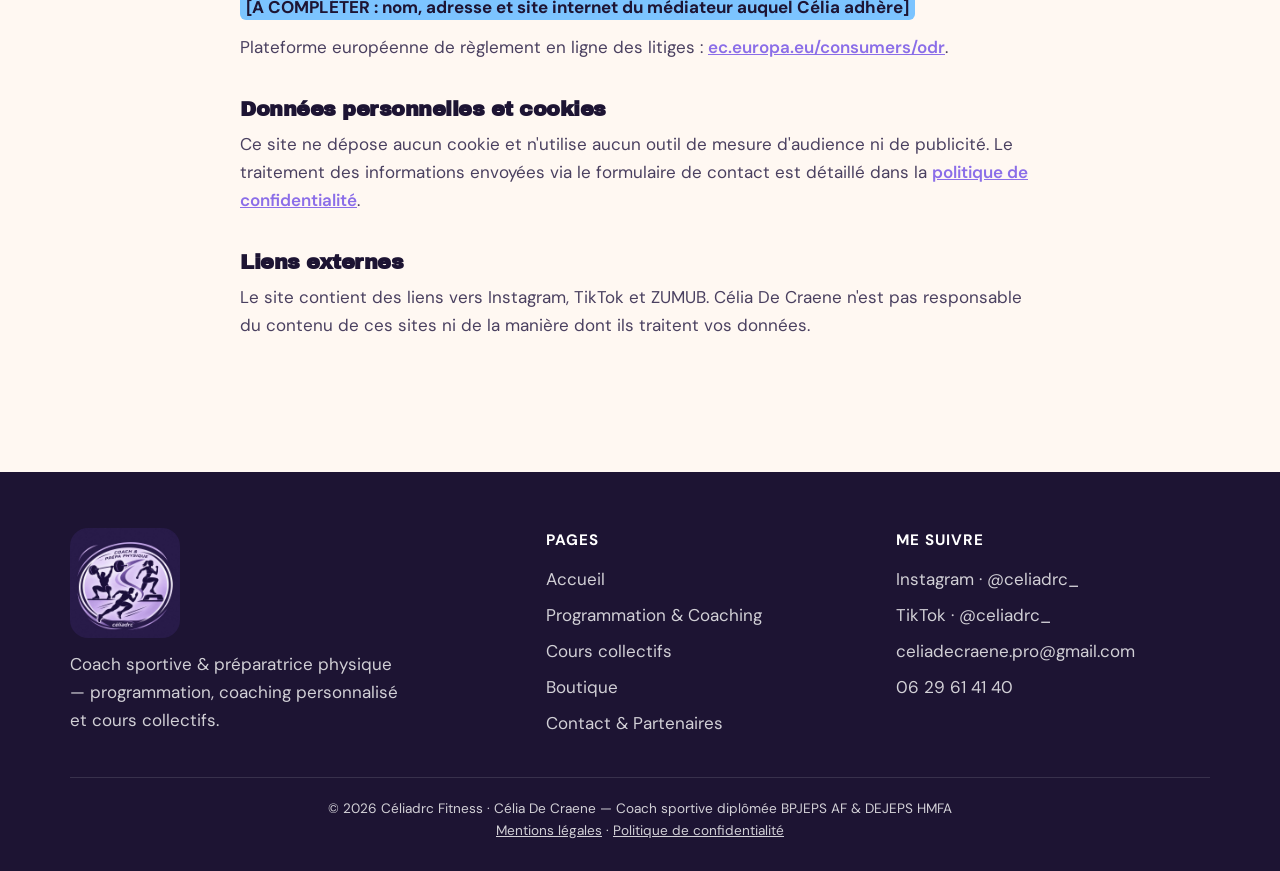
<file: mentions-legales.html>
<!doctype html>
<html lang="fr">
<head>
  <meta charset="utf-8">
  <meta name="viewport" content="width=device-width, initial-scale=1">
  <title>Mentions légales — Céliadrc Fitness</title>
  <meta name="description" content="Mentions légales du site Céliadrc Fitness.">
  <link rel="icon" href="images/logo.jpg" type="image/jpeg">
  <link rel="stylesheet" href="css/style.css">
</head>
<body>
  <header id="site-header"></header>

  <main>
    <section>
      <div class="container legal">
        <span class="eyebrow">Informations légales</span>
        <h1>Mentions légales</h1>
        <p class="updated">Dernière mise à jour : 17 octobre 2026</p>

        <h2>Éditrice du site</h2>
        <p>
          <strong>Célia De Craene</strong> — Entrepreneur individuel (micro-entreprise), activité de coaching sportif et d'animation de cours collectifs<br>
          SIRET : <mark class="todo">[À COMPLÉTER]</mark><br>
          Adresse : <mark class="todo">[À COMPLÉTER : adresse professionnelle ou de domiciliation]</mark><br>
          E-mail : <a data-contact="email"><span class="val"></span></a><br>
          Téléphone : <a data-contact="telephone"><span class="val"></span></a>
        </p>
        <p>Directrice de la publication : Célia De Craene.</p>

        <h2>Hébergement</h2>
        <p>
          GitHub, Inc. (service GitHub Pages)<br>
          88 Colin P. Kelly Jr. Street, San Francisco, CA 94107, États-Unis<br>
          <a href="https://github.com" target="_blank" rel="noopener">github.com</a>
        </p>

        <h2>Qualifications</h2>
        <p>Célia De Craene est titulaire du BPJEPS Activités de la Forme (options haltérophilie/musculation et cours collectifs) et du DEJEPS Haltérophilie, Musculation et Force Athlétique, diplômes permettant d'encadrer contre rémunération les activités proposées sur ce site.</p>

        <h2>Propriété intellectuelle</h2>
        <p>L'ensemble des contenus de ce site (textes, photos, vidéos, logo Céliadrc Fitness, programmes) est la propriété de Célia De Craene, sauf mention contraire. Toute reproduction, diffusion ou utilisation, totale ou partielle, sans autorisation écrite préalable est interdite. Les programmes vendus sont destinés à un usage strictement personnel et ne peuvent être revendus ni partagés.</p>
        <p>Le nom et le logo ZUMUB sont la propriété de leur titulaire et sont utilisés dans le cadre d'un partenariat.</p>

        <h2>Partenariat commercial</h2>
        <p>Le code promo ZUMUB présenté sur la page Contact & Partenaires s'inscrit dans un partenariat commercial : Célia De Craene peut percevoir une contrepartie lorsque ce code est utilisé.</p>

        <h2>Santé et responsabilité</h2>
        <p>La pratique d'une activité physique doit être adaptée à votre état de santé. Avant de débuter un programme, en particulier en cas de problème de santé, de blessure ou de grossesse, il est recommandé de consulter un médecin. Les programmes non personnalisés sont conçus pour un public général et ne remplacent pas un avis médical.</p>

        <h2>Médiation de la consommation</h2>
        <p>Conformément aux articles L.611-1 et suivants du Code de la consommation, en cas de litige non résolu à l'amiable, le consommateur peut recourir gratuitement au médiateur de la consommation suivant :<br>
          <mark class="todo">[À COMPLÉTER : nom, adresse et site internet du médiateur auquel Célia adhère]</mark>
        </p>
        <p>Plateforme européenne de règlement en ligne des litiges : <a href="https://ec.europa.eu/consumers/odr" target="_blank" rel="noopener">ec.europa.eu/consumers/odr</a>.</p>

        <h2>Données personnelles et cookies</h2>
        <p>Ce site ne dépose aucun cookie et n'utilise aucun outil de mesure d'audience ni de publicité. Le traitement des informations envoyées via le formulaire de contact est détaillé dans la <a href="confidentialite.html">politique de confidentialité</a>.</p>

        <h2>Liens externes</h2>
        <p>Le site contient des liens vers Instagram, TikTok et ZUMUB. Célia De Craene n'est pas responsable du contenu de ces sites ni de la manière dont ils traitent vos données.</p>
      </div>
    </section>
  </main>

  <footer id="site-footer"></footer>
  <script src="js/main.js?v=3"></script>
</body>
</html>
</file>
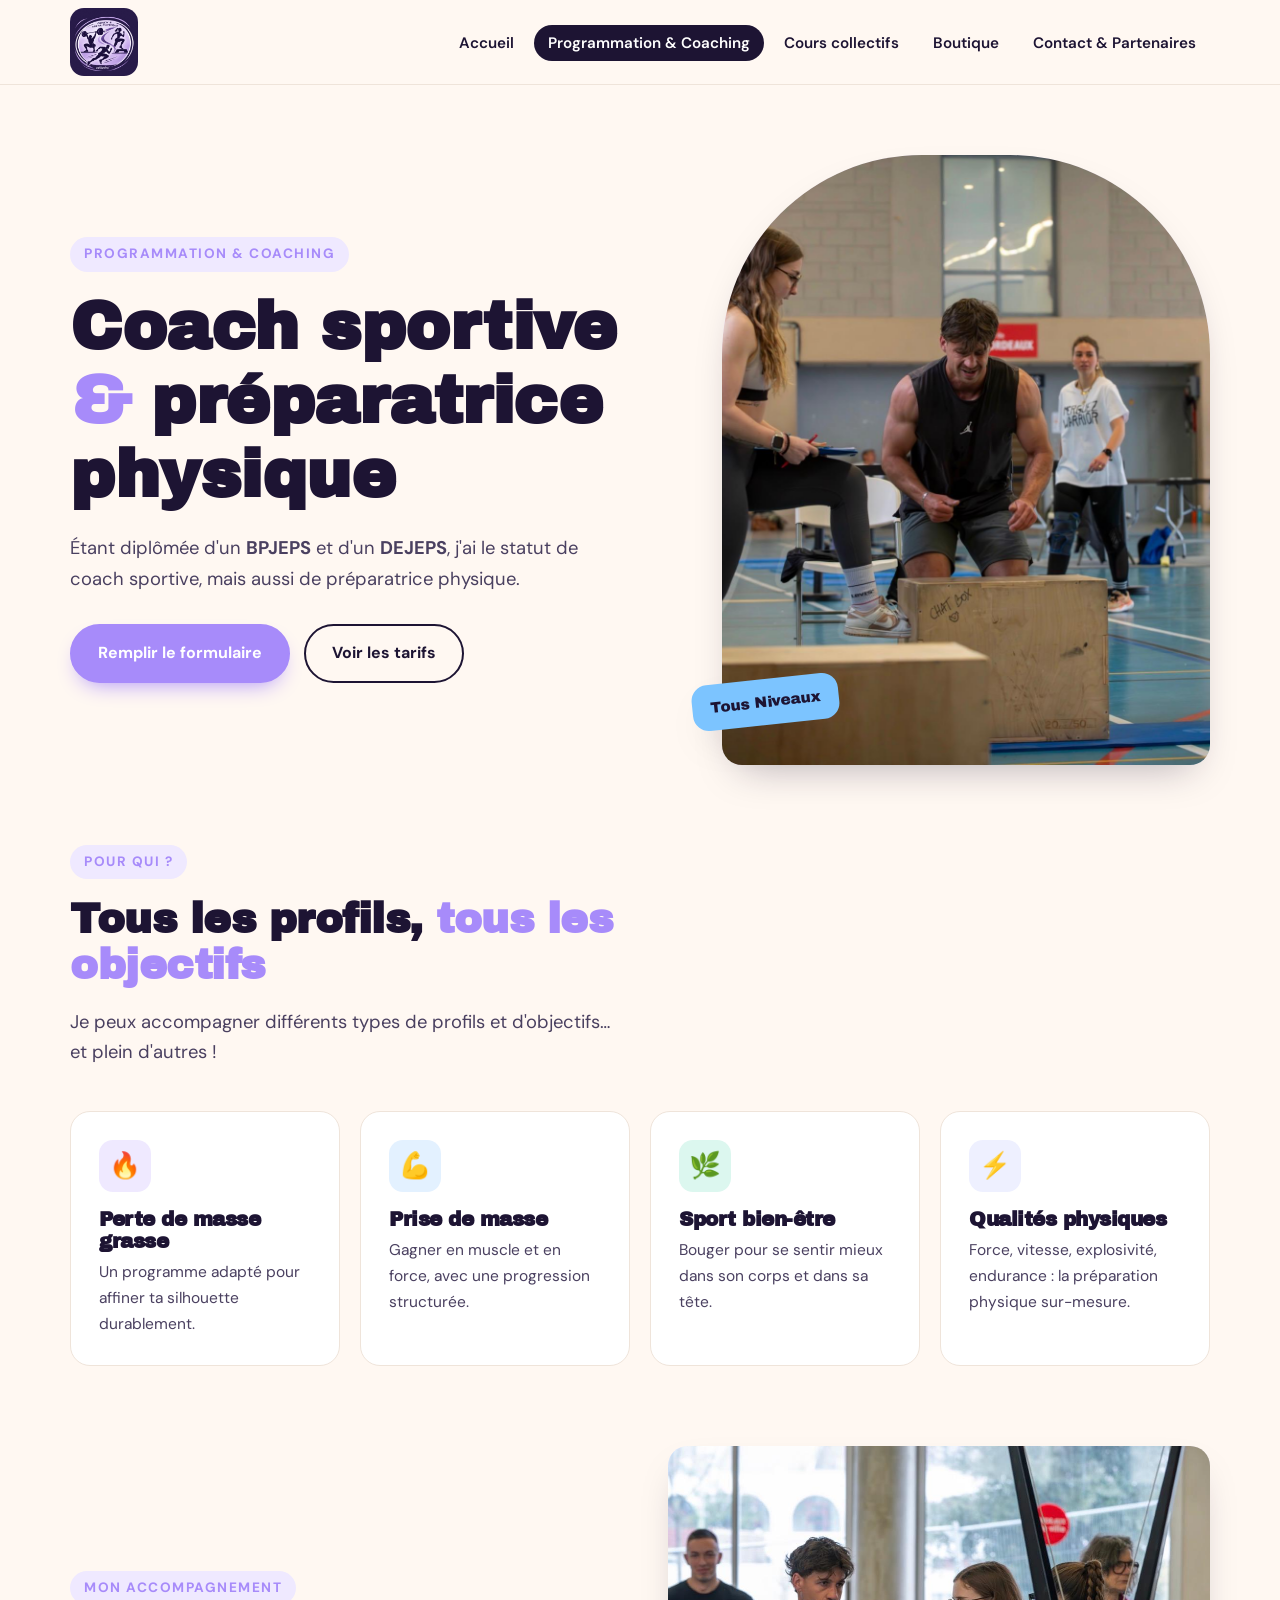
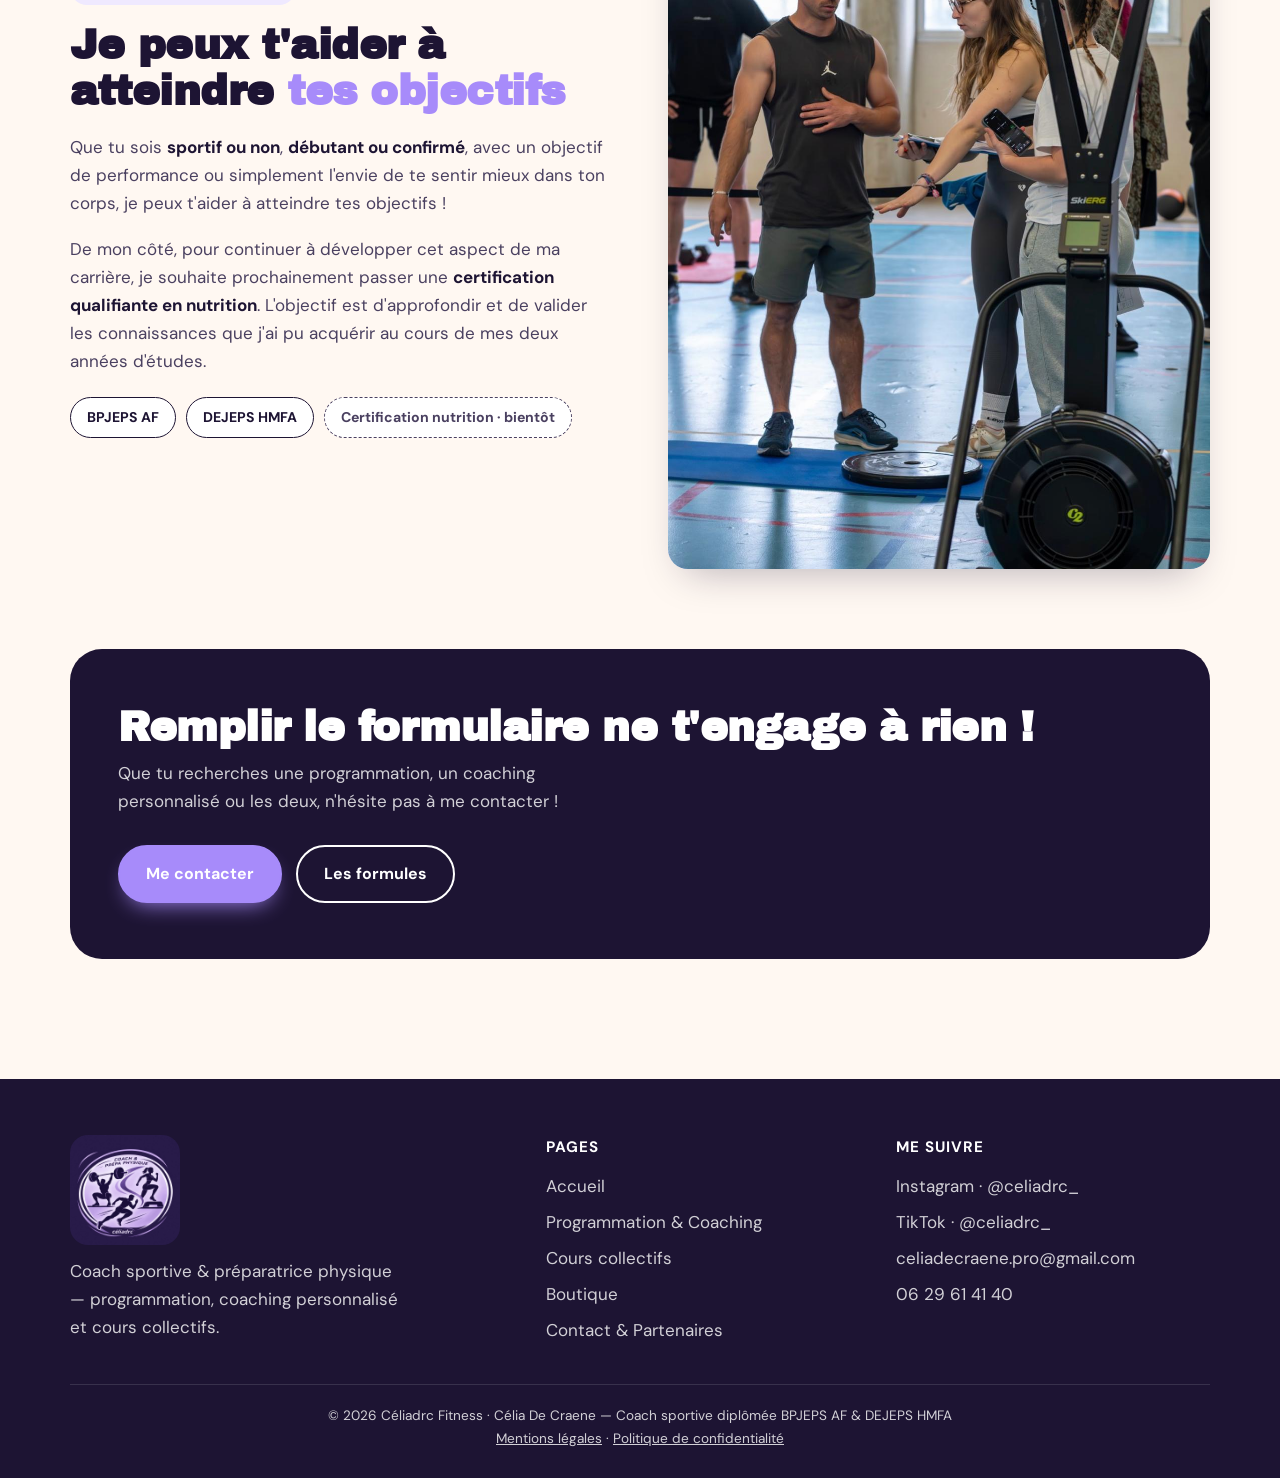
<file: programmation.html>
<!doctype html>
<html lang="fr">
<head>
  <meta charset="utf-8">
  <meta name="viewport" content="width=device-width, initial-scale=1">
  <title>Programmation & Coaching — Célia</title>
  <meta name="description" content="Programmation sportive et coaching personnalisé avec Célia, coach sportive et préparatrice physique.">
  <link rel="icon" href="images/logo.jpg" type="image/jpeg">
  <link rel="stylesheet" href="css/style.css">
</head>
<body>
  <header id="site-header"></header>

  <main>
    <section class="hero">
      <div class="container">
        <div>
          <span class="eyebrow">Programmation & Coaching</span>
          <h1>Coach sportive <span class="accent">&</span> préparatrice physique</h1>
          <p class="lead">Étant diplômée d'un <strong>BPJEPS</strong> et d'un <strong>DEJEPS</strong>, j'ai le statut de coach sportive, mais aussi de préparatrice physique.</p>
          <div class="hero-actions">
            <a class="btn btn-primary" href="contact.html">Remplir le formulaire</a>
            <a class="btn btn-ghost" href="boutique.html">Voir les tarifs</a>
          </div>
        </div>
        <div class="hero-visual">
          <figure class="photo" data-label="Photo ou vidéo de moi pratiquant">
            <!-- Pour une vidéo : remplace la ligne <img> par
                 <video src="images/celia-pratique.mp4" autoplay muted loop playsinline></video> -->
            <img src="images/accueil-coaching.jpg" alt="Célia en séance de coaching">
          </figure>
          <div class="sticker s1">Tous Niveaux</div>
        </div>
      </div>
    </section>

    <section style="padding-top:20px">
      <div class="container">
        <div class="section-head reveal">
          <span class="eyebrow">Pour qui ?</span>
          <h2>Tous les profils, <span class="accent">tous les objectifs</span></h2>
          <p class="lead">Je peux accompagner différents types de profils et d'objectifs… et plein d'autres !</p>
        </div>
        <div class="cards">
          <article class="card reveal"><div class="icon">🔥</div><h3>Perte de masse grasse</h3><p>Un programme adapté pour affiner ta silhouette durablement.</p></article>
          <article class="card reveal"><div class="icon" style="background:#e3f1ff">💪</div><h3>Prise de masse</h3><p>Gagner en muscle et en force, avec une progression structurée.</p></article>
          <article class="card reveal"><div class="icon" style="background:#dcf7ef">🌿</div><h3>Sport bien-être</h3><p>Bouger pour se sentir mieux dans son corps et dans sa tête.</p></article>
          <article class="card reveal"><div class="icon" style="background:#eef0ff">⚡</div><h3>Qualités physiques</h3><p>Force, vitesse, explosivité, endurance : la préparation physique sur-mesure.</p></article>
        </div>
      </div>
    </section>

    <section style="padding-top:0">
      <div class="container split reverse">
        <div class="reveal">
          <figure class="photo tall" data-label="Photo ou vidéo coaching">
            <img src="images/coaching.jpg" alt="Séance de coaching avec Célia">
          </figure>
        </div>
        <div class="prose reveal">
          <span class="eyebrow">Mon accompagnement</span>
          <h2>Je peux t'aider à atteindre <span class="accent">tes objectifs</span></h2>
          <p>Que tu sois <strong>sportif ou non</strong>, <strong>débutant ou confirmé</strong>, avec un objectif de performance ou simplement l'envie de te sentir mieux dans ton corps, je peux t'aider à atteindre tes objectifs !</p>
          <p>De mon côté, pour continuer à développer cet aspect de ma carrière, je souhaite prochainement passer une <strong>certification qualifiante en nutrition</strong>. L'objectif est d'approfondir et de valider les connaissances que j'ai pu acquérir au cours de mes deux années d'études.</p>
          <div class="diplomas">
            <span class="chip">BPJEPS AF</span>
            <span class="chip">DEJEPS HMFA</span>
            <span class="chip soon">Certification nutrition · bientôt</span>
          </div>
        </div>
      </div>
    </section>

    <section style="padding-top:0">
      <div class="container">
        <div class="cta reveal">
          <div>
            <h2>Remplir le formulaire ne t'engage à rien !</h2>
            <p>Que tu recherches une programmation, un coaching personnalisé ou les deux, n'hésite pas à me contacter !</p>
          </div>
          <div class="hero-actions" style="margin:0">
            <a class="btn btn-primary" href="contact.html">Me contacter</a>
            <a class="btn btn-ghost" href="boutique.html">Les formules</a>
          </div>
        </div>
      </div>
    </section>
  </main>

  <footer id="site-footer"></footer>
  <script src="js/main.js?v=3"></script>
</body>
</html>
</file>
<file: css/style.css>
/* Polices hébergées sur le site (aucune connexion à Google pour les visiteurs) */
@font-face { font-family: "Archivo Black"; font-style: normal; font-weight: 400; font-display: swap; src: url("../fonts/ArchivoBlack-400.woff2") format("woff2"); }
@font-face { font-family: "DM Sans"; font-style: normal; font-weight: 400 700; font-display: swap; src: url("../fonts/DMSans.woff2") format("woff2"); }

:root {
  --ink: #1d1433;
  --ink-soft: #4a4060;
  --coral: #a78bfa;
  --coral-dark: #8b6ee8;
  --sun: #7cc4ff;
  --mint: #2ec4a6;
  --cream: #fff8f2;
  --paper: #ffffff;
  --line: #efe4da;
  --radius: 20px;
  --shadow: 0 18px 40px -18px rgba(29, 20, 51, 0.35);
  --font-title: "Archivo Black", "Arial Black", sans-serif;
  --font-body: "DM Sans", "Segoe UI", sans-serif;
}

* { box-sizing: border-box; margin: 0; padding: 0; }
html { scroll-behavior: smooth; }
body {
  font-family: var(--font-body);
  color: var(--ink);
  background: var(--cream);
  line-height: 1.65;
  font-size: 17px;
  overflow-x: hidden;
}
img { max-width: 100%; display: block; }
a { color: inherit; }

.container { width: min(1140px, 100% - 32px); margin-inline: auto; }

/* ---------- En-tête ---------- */
.header {
  position: sticky; top: 0; z-index: 50;
  background: rgba(255, 248, 242, 0.92);
  backdrop-filter: blur(10px);
  border-bottom: 1px solid var(--line);
}
.header .container { display: flex; align-items: center; justify-content: space-between; height: 84px; }
.logo { display: block; text-decoration: none; }
.logo img { height: 68px; width: auto; border-radius: 14px; }
.nav { display: flex; gap: 6px; list-style: none; }
.nav a {
  text-decoration: none; font-weight: 600; font-size: 0.95rem;
  padding: 8px 14px; border-radius: 999px; transition: background .2s, color .2s;
}
.nav a:hover { background: #efe9ff; }
.nav a.active { background: var(--ink); color: #fff; }
.burger { display: none; background: none; border: 0; font-size: 1.8rem; cursor: pointer; color: var(--ink); }

@media (max-width: 860px) {
  .burger { display: block; }
  .nav {
    position: absolute; top: 84px; left: 0; right: 0;
    flex-direction: column; padding: 12px 16px 20px;
    background: var(--cream); border-bottom: 1px solid var(--line);
    display: none;
  }
  .nav.open { display: flex; }
  .nav a { display: block; padding: 12px 16px; }
}

/* ---------- Boutons ---------- */
.btn {
  display: inline-flex; align-items: center; gap: 8px;
  font-family: var(--font-body); font-weight: 700; font-size: 1rem;
  padding: 14px 26px; border-radius: 999px; border: 2px solid var(--ink);
  text-decoration: none; cursor: pointer; transition: transform .15s, box-shadow .15s, background .2s;
}
.btn:hover { transform: translateY(-2px); }
.btn-primary { background: var(--coral); border-color: var(--coral); color: #fff; box-shadow: 0 10px 22px -10px var(--coral); }
.btn-primary:hover { background: var(--coral-dark); border-color: var(--coral-dark); }
.btn-ghost { background: transparent; color: var(--ink); }
.btn-ghost:hover { background: var(--ink); color: #fff; }
.btn-small { padding: 10px 18px; font-size: 0.92rem; }

/* ---------- Héros ---------- */
.hero { padding: 70px 0 60px; position: relative; }
.hero .container { display: grid; grid-template-columns: 1.1fr 0.9fr; gap: 56px; align-items: center; }
.eyebrow {
  display: inline-block; font-weight: 700; font-size: 0.85rem; letter-spacing: 1.5px; text-transform: uppercase;
  color: var(--coral); background: #efe9ff; padding: 6px 14px; border-radius: 999px; margin-bottom: 18px;
}
h1, h2, h3 { font-family: var(--font-title); line-height: 1.1; letter-spacing: -0.5px; }
h1 { font-size: clamp(2.4rem, 6vw, 4.2rem); margin-bottom: 22px; }
h1 .accent, h2 .accent { color: var(--coral); }
h2 { font-size: clamp(1.8rem, 4vw, 2.6rem); margin-bottom: 18px; }
h3 { font-size: 1.25rem; margin-bottom: 8px; }
.lead { font-size: 1.15rem; color: var(--ink-soft); max-width: 560px; }
.hero-actions { display: flex; flex-wrap: wrap; gap: 14px; margin-top: 30px; }

.hero-visual { position: relative; }
.hero-visual .photo { aspect-ratio: 4 / 5; border-radius: 200px 200px var(--radius) var(--radius); }
.sticker {
  position: absolute; background: var(--sun); color: var(--ink);
  font-family: var(--font-title); font-size: 0.95rem; line-height: 1.2;
  padding: 14px 18px; border-radius: 16px; box-shadow: var(--shadow); transform: rotate(-6deg);
}
.sticker.s1 { bottom: 40px; left: -30px; }
.sticker.s2 { top: 40px; right: -16px; background: var(--mint); color: #fff; transform: rotate(5deg); }

@media (max-width: 860px) {
  .hero { padding: 40px 0; }
  .hero .container { grid-template-columns: 1fr; gap: 40px; }
  .sticker.s1 { left: 8px; }
  .sticker.s2 { right: 8px; }
}

/* ---------- Bandeau défilant ---------- */
main { overflow-x: clip; }
.marquee { background: var(--ink); color: #fff; overflow: hidden; padding: 16px 0; transform: rotate(-1.2deg); margin: 20px -10px; }
.marquee-track { display: flex; gap: 40px; width: max-content; animation: scroll 30s linear infinite; font-family: var(--font-title); font-size: 1.15rem; text-transform: uppercase; }
.marquee-track span::after { content: "✦"; color: var(--coral); margin-left: 40px; }
@keyframes scroll { to { transform: translateX(-50%); } }
@media (prefers-reduced-motion: reduce) { .marquee-track { animation: none; } }

/* ---------- Sections ---------- */
section { padding: 80px 0; }
.section-head { max-width: 680px; margin-bottom: 44px; }
.section-head.center { text-align: center; margin-inline: auto; }
.prose p { margin-bottom: 18px; color: var(--ink-soft); }
.prose p strong { color: var(--ink); }

.split { display: grid; grid-template-columns: 1fr 1fr; gap: 56px; align-items: center; }
.split.reverse > :first-child { order: 2; }
@media (max-width: 860px) {
  section { padding: 56px 0; }
  .split { grid-template-columns: 1fr; gap: 32px; }
  .split.reverse > :first-child { order: 0; }
}

/* ---------- Photos (avec emplacement si l'image manque) ---------- */
.photo {
  position: relative; overflow: hidden; border-radius: var(--radius);
  aspect-ratio: 4 / 3; box-shadow: var(--shadow);
  background: repeating-linear-gradient(45deg, #ebe3ff 0 14px, #f5f1ff 14px 28px);
  display: flex; align-items: center; justify-content: center; text-align: center;
}
.photo::before {
  content: "📷  " attr(data-label);
  font-weight: 700; font-size: 0.95rem; color: var(--coral-dark); padding: 16px;
}
.photo img, .photo video { position: absolute; inset: 0; width: 100%; height: 100%; object-fit: cover; }
.photo.tall { aspect-ratio: 3 / 4; }
.photo-grid { display: grid; grid-template-columns: repeat(3, 1fr); gap: 20px; }
.photo-grid .photo:nth-child(2) { transform: translateY(30px); }
@media (max-width: 760px) {
  .photo-grid { grid-template-columns: 1fr; }
  .photo-grid .photo:nth-child(2) { transform: none; }
}

/* ---------- Cartes ---------- */
.cards { display: grid; grid-template-columns: repeat(auto-fit, minmax(240px, 1fr)); gap: 20px; }
.card {
  background: var(--paper); border: 1px solid var(--line); border-radius: var(--radius);
  padding: 28px; transition: transform .2s, box-shadow .2s;
}
.card:hover { transform: translateY(-4px); box-shadow: var(--shadow); }
.card .icon {
  width: 52px; height: 52px; border-radius: 14px; display: grid; place-items: center;
  font-size: 1.6rem; margin-bottom: 16px; background: #efe9ff;
}
.card p { color: var(--ink-soft); font-size: 0.97rem; }
.card a.more { display: inline-block; margin-top: 14px; font-weight: 700; color: var(--coral); text-decoration: none; }

.diplomas { display: flex; flex-wrap: wrap; gap: 10px; margin: 22px 0 6px; }
.chip {
  display: inline-block; padding: 8px 16px; border-radius: 999px;
  background: var(--paper); border: 1.5px solid var(--ink); font-weight: 700; font-size: 0.88rem;
}
.chip.soon { border-style: dashed; color: var(--ink-soft); border-color: var(--ink-soft); }

/* ---------- Citation ---------- */
.quote {
  background: var(--coral); color: #fff; border-radius: 32px; padding: 60px 48px; text-align: center; position: relative;
}
.quote blockquote { font-family: var(--font-title); font-size: clamp(1.4rem, 3.4vw, 2.2rem); line-height: 1.3; max-width: 820px; margin: 0 auto; }
.quote blockquote::before { content: "“"; display: block; font-size: 5rem; line-height: 0.6; color: var(--sun); margin-bottom: 18px; }
.quote cite { display: block; margin-top: 20px; font-style: normal; font-weight: 700; opacity: 0.9; }
@media (max-width: 600px) { .quote { padding: 44px 22px; } }

/* ---------- Spécialités ---------- */
.specialties { display: grid; grid-template-columns: repeat(auto-fit, minmax(200px, 1fr)); gap: 16px; }
.specialty {
  background: var(--ink); color: #fff; border-radius: var(--radius); padding: 26px 22px;
  position: relative; overflow: hidden;
}
.specialty .num { font-family: var(--font-title); font-size: 2.6rem; opacity: 0.25; line-height: 1; }
.specialty h3 { margin-top: 10px; font-size: 1.1rem; }

/* ---------- Bloc CTA ---------- */
.cta {
  background: var(--ink); color: #fff; border-radius: 32px; padding: 56px 48px;
  display: flex; align-items: center; justify-content: space-between; gap: 30px; flex-wrap: wrap;
}
.cta h2 { margin-bottom: 8px; }
.cta p { opacity: 0.8; max-width: 520px; }
.cta .btn-ghost { color: #fff; border-color: #fff; }
.cta .btn-ghost:hover { background: #fff; color: var(--ink); }
@media (max-width: 600px) { .cta { padding: 40px 24px; } }

/* ---------- Boutique ---------- */
.filters { display: flex; flex-wrap: wrap; gap: 10px; margin-bottom: 32px; }
.filter {
  font-family: var(--font-body); font-weight: 700; font-size: 0.92rem;
  padding: 10px 18px; border-radius: 999px; border: 1.5px solid var(--ink); background: transparent; cursor: pointer; color: var(--ink);
}
.filter.active, .filter:hover { background: var(--ink); color: #fff; }

.shop-group { margin-bottom: 56px; }
.shop-group h2 { font-size: 1.6rem; display: flex; align-items: center; gap: 12px; }
.shop-group > p { color: var(--ink-soft); margin-bottom: 22px; }
.products { display: grid; grid-template-columns: repeat(auto-fill, minmax(250px, 1fr)); gap: 20px; }
.product {
  background: var(--paper); border: 1px solid var(--line); border-radius: var(--radius);
  padding: 24px; display: flex; flex-direction: column; gap: 10px; position: relative;
  transition: transform .2s, box-shadow .2s;
}
.product:hover { transform: translateY(-4px); box-shadow: var(--shadow); }
.product .tag {
  align-self: flex-start; font-size: 0.82rem; font-weight: 700; text-transform: uppercase; letter-spacing: 1px;
  padding: 4px 10px; border-radius: 999px; background: #eef0ff; color: #4b47c9;
}
.product .tag.perso { background: #efe9ff; color: var(--coral-dark); }
.product h3 { font-size: 1.08rem; }
.product .meta { color: var(--ink-soft); font-size: 0.92rem; flex: 1; }
.product .price { font-family: var(--font-title); font-size: 1.5rem; }
.product .price small { font-family: var(--font-body); font-size: 0.85rem; color: var(--ink-soft); font-weight: 500; }
.product .btn { justify-content: center; }

.notice {
  display: flex; gap: 14px; align-items: flex-start;
  background: #e3f1ff; border: 1.5px dashed #4a9be0; border-radius: 16px; padding: 18px 22px; margin-bottom: 40px;
  font-weight: 600;
}

/* ---------- Contact ---------- */
.contact-grid { display: grid; grid-template-columns: 0.9fr 1.1fr; gap: 40px; align-items: start; }
@media (max-width: 900px) { .contact-grid { grid-template-columns: 1fr; } }

.business-card {
  background: var(--ink); color: #fff; border-radius: 24px; padding: 34px; position: relative; overflow: hidden;
  box-shadow: var(--shadow);
}
.business-card::after {
  content: ""; position: absolute; width: 220px; height: 220px; border-radius: 50%;
  background: var(--coral); right: -70px; top: -70px; opacity: 0.9;
}
.business-card::before {
  content: ""; position: absolute; width: 120px; height: 120px; border-radius: 50%;
  background: var(--sun); right: 70px; top: 60px; opacity: 0.9; z-index: 0;
}
.business-card > * { position: relative; z-index: 1; }
@media (max-width: 600px) {
  .business-card { padding: 28px 22px; }
  .business-card::after { width: 130px; height: 130px; right: -60px; top: -60px; }
  .business-card::before { width: 60px; height: 60px; right: 40px; top: 40px; }
  .business-card .bc-name { padding-right: 70px; }
  .bc-list a { font-size: clamp(0.82rem, 3.9vw, 1rem); word-break: normal; overflow-wrap: anywhere; }
}
.business-card .bc-name { font-family: var(--font-title); font-size: 2rem; line-height: 1; }
.business-card .bc-role { opacity: 0.75; margin: 8px 0 26px; font-size: 0.95rem; }
.bc-list { list-style: none; display: grid; gap: 12px; }
.bc-list a { display: flex; align-items: center; gap: 12px; text-decoration: none; font-weight: 600; word-break: break-word; }
.bc-list a:hover { color: var(--sun); }
.bc-list .ico {
  flex: none; width: 38px; height: 38px; border-radius: 12px; background: rgba(255,255,255,0.12);
  display: grid; place-items: center; font-size: 1.1rem;
}

.form { background: var(--paper); border: 1px solid var(--line); border-radius: 24px; padding: 34px; }
.form .row { display: grid; grid-template-columns: 1fr 1fr; gap: 16px; }
@media (max-width: 600px) { .form { padding: 24px 18px; } .form .row { grid-template-columns: 1fr; } }
.field { display: flex; flex-direction: column; gap: 6px; margin-bottom: 16px; }
.field label { font-weight: 700; font-size: 0.92rem; }
.field input, .field select, .field textarea {
  font: inherit; color: var(--ink); padding: 13px 15px; border-radius: 12px;
  border: 1.5px solid var(--line); background: var(--cream); transition: border-color .2s, background .2s;
  width: 100%;
}
.field input:focus, .field select:focus, .field textarea:focus { outline: none; border-color: var(--coral); background: #fff; }
.field textarea { min-height: 140px; resize: vertical; }
.hp { position: absolute; left: -10000px; width: 1px; height: 1px; overflow: hidden; }
.consent { display: flex; gap: 10px; align-items: flex-start; font-size: 0.92rem; margin: 4px 0 18px; cursor: pointer; }
.consent input { margin-top: 5px; width: 18px; height: 18px; accent-color: var(--coral); flex: none; }
.form-note { font-size: 0.88rem; color: var(--ink-soft); margin-top: 12px; }
.form-status { margin-top: 14px; font-weight: 700; padding: 12px 16px; border-radius: 12px; display: none; }
.form-status.ok { display: block; background: #dcf7ef; color: #13795f; }
.form-status.err { display: block; background: #ffe2e5; color: #b4233c; }

.partner {
  display: grid; grid-template-columns: auto 1fr; gap: 36px; align-items: center;
  background: var(--paper); border: 1px solid var(--line); border-radius: 32px; padding: 44px;
}
.partner-logo {
  width: 200px; height: 200px; border-radius: 24px; background: #111; color: #fff;
  display: grid; place-items: center; font-family: var(--font-title); font-size: 1.6rem; letter-spacing: 2px;
  position: relative; overflow: hidden;
}
.partner-logo img { position: absolute; inset: 0; width: 100%; height: 100%; object-fit: contain; background: #fff; padding: 16px; }
.partner .slogan { font-family: var(--font-title); font-size: clamp(1.1rem, 2.4vw, 1.5rem); line-height: 1.25; margin-bottom: 14px; }
.promo {
  display: inline-flex; align-items: center; gap: 12px; margin-top: 14px;
  background: var(--cream); border: 2px dashed var(--coral); border-radius: 14px; padding: 10px 10px 10px 18px;
}
.promo code { font-family: var(--font-title); font-size: 1.3rem; letter-spacing: 2px; color: var(--coral-dark); }
@media (max-width: 760px) {
  .partner { grid-template-columns: 1fr; padding: 28px 20px; text-align: center; }
  .partner-logo { margin: 0 auto; width: 160px; height: 160px; }
}

/* ---------- Pied de page ---------- */
.footer { background: var(--ink); color: rgba(255,255,255,0.8); padding: 56px 0 28px; margin-top: 40px; }
.footer-grid { display: grid; grid-template-columns: 1.4fr 1fr 1fr; gap: 36px; }
.footer .logo img { height: 110px; border-radius: 18px; }
.footer h4 { color: #fff; font-size: 0.95rem; margin-bottom: 12px; text-transform: uppercase; letter-spacing: 1px; }
.footer ul { list-style: none; display: grid; gap: 8px; }
.footer a { text-decoration: none; }
.footer a:hover { color: var(--sun); }
.footer-bottom { border-top: 1px solid rgba(255,255,255,0.12); margin-top: 40px; padding-top: 20px; font-size: 0.85rem; text-align: center; }
@media (max-width: 760px) { .footer-grid { grid-template-columns: 1fr; } }

/* ---------- Apparition au défilement ---------- */
.reveal { opacity: 0; transform: translateY(24px); transition: opacity .7s ease, transform .7s ease; }
.reveal.visible { opacity: 1; transform: none; }
@media (prefers-reduced-motion: reduce) { .reveal { opacity: 1; transform: none; } }

/* ---------- Pages légales ---------- */
.legal { max-width: 800px; }
.legal h1 { font-size: clamp(2rem, 5vw, 3rem); margin-bottom: 8px; }
.legal h2 { font-size: 1.3rem; margin: 36px 0 10px; }
.legal p, .legal li { color: var(--ink-soft); margin-bottom: 12px; }
.legal ul { padding-left: 22px; margin-bottom: 12px; }
.legal a { color: var(--coral-dark); font-weight: 600; }
.legal .updated { font-size: 0.9rem; margin-bottom: 28px; }
mark.todo { background: var(--sun); color: var(--ink); padding: 2px 6px; border-radius: 6px; font-weight: 700; }
.footer-bottom a { text-decoration: underline; }

/* ---------- Page messages ---------- */
.msg { background: var(--paper); border: 1px solid var(--line); border-radius: 16px; padding: 22px; margin-bottom: 16px; }
.msg-head { display: flex; flex-wrap: wrap; justify-content: space-between; gap: 8px; margin-bottom: 10px; }
.msg-head strong { font-size: 1.05rem; }
.msg-meta { color: var(--ink-soft); font-size: 0.9rem; }
.msg p { white-space: pre-wrap; }
</file>
